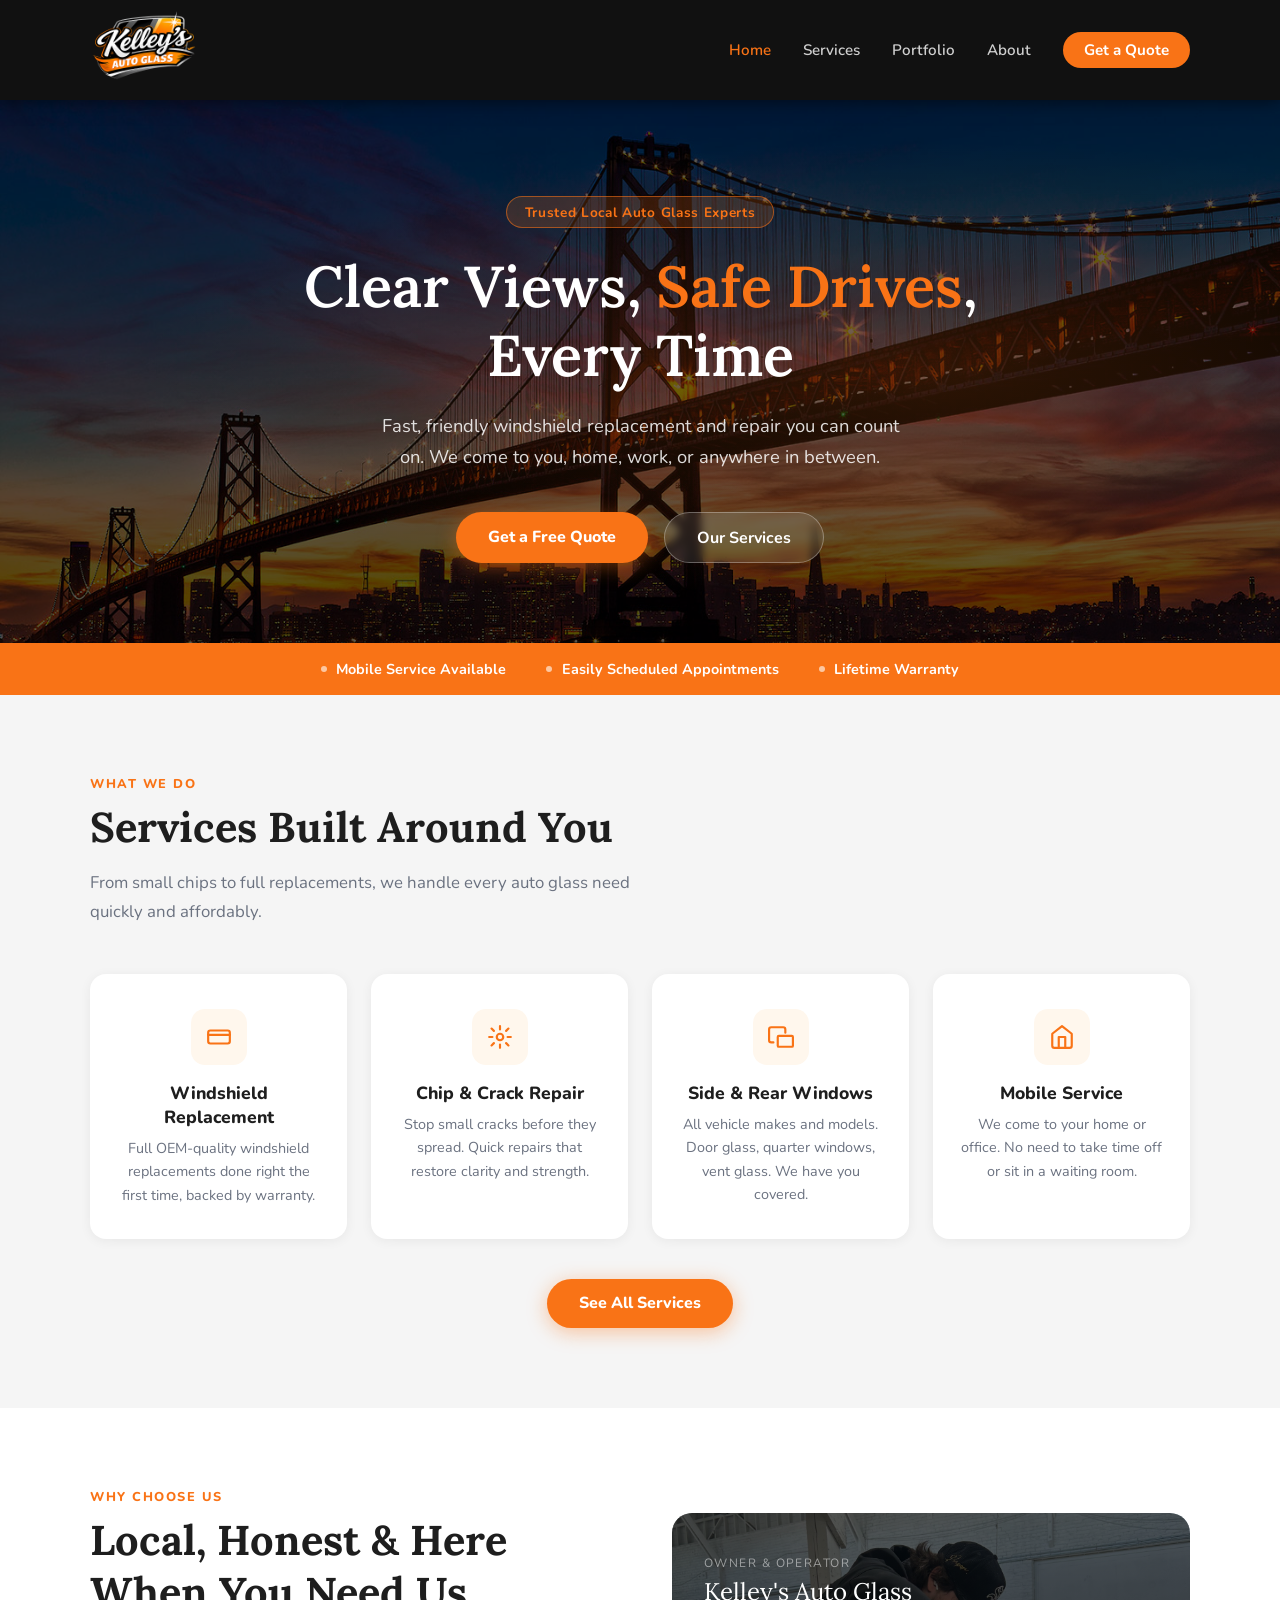
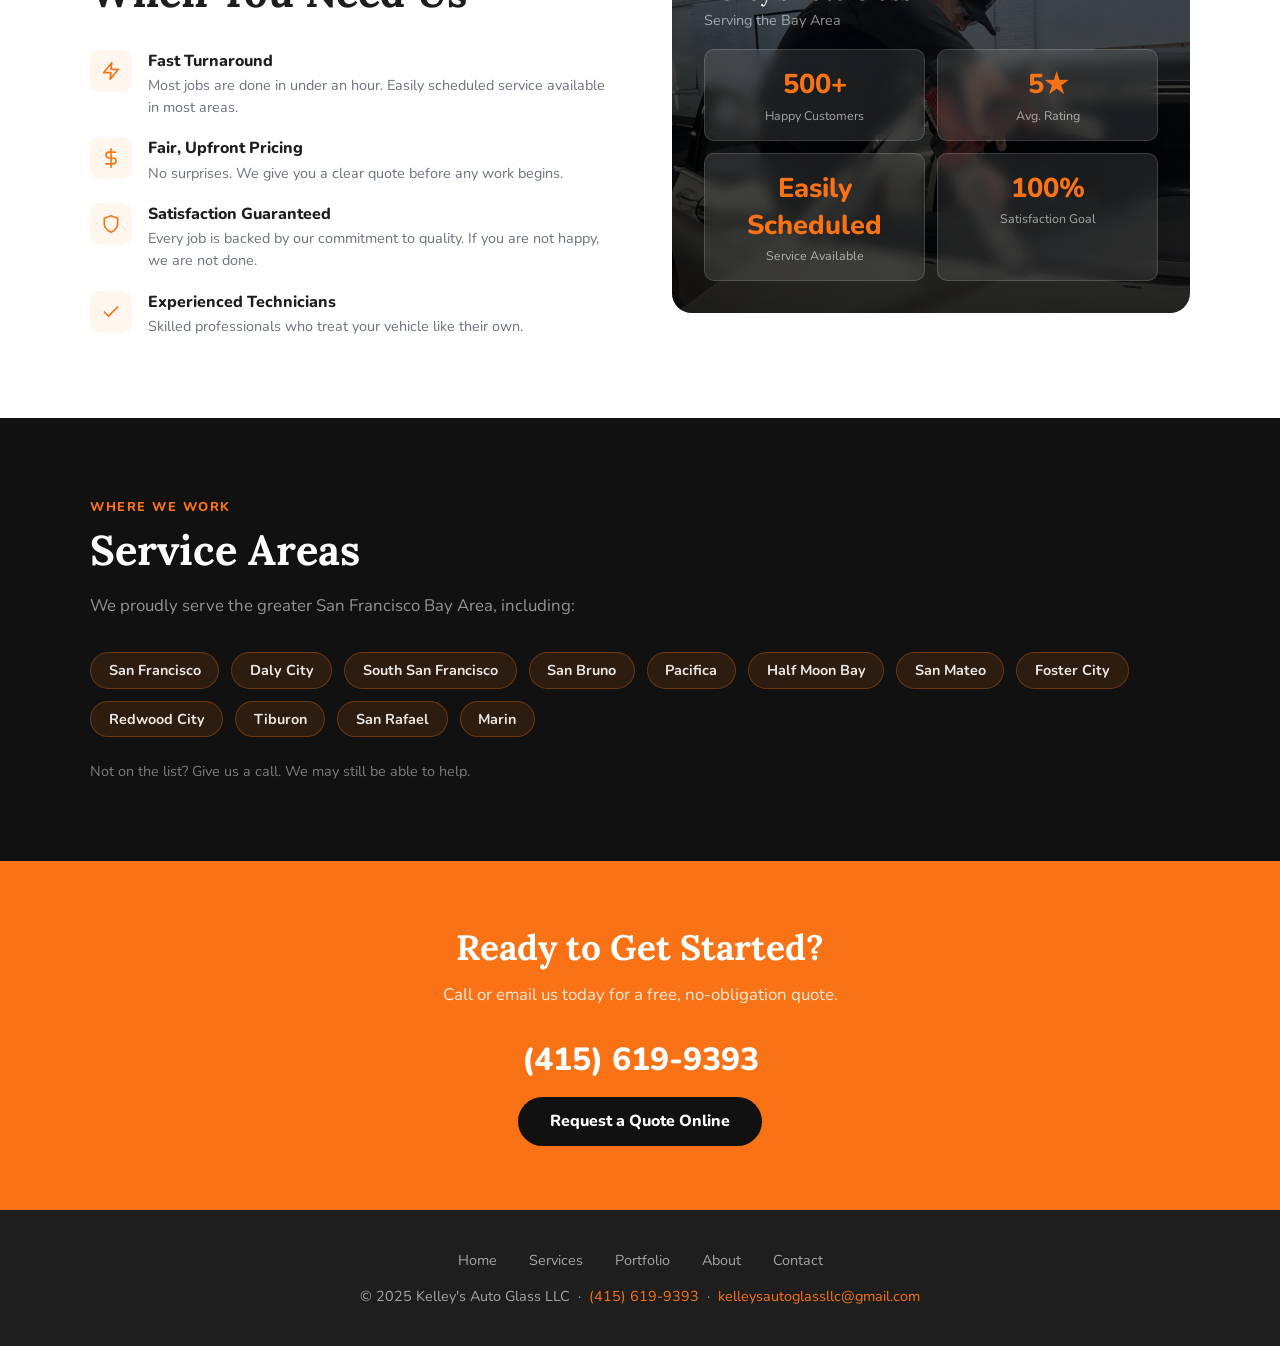
<file: index.html>
<!DOCTYPE html>
<html lang="en">
<head>
  <meta charset="UTF-8" />
  <meta name="viewport" content="width=device-width, initial-scale=1.0"/>
  <link rel="icon" type="image/svg+xml" href="favicon.svg">
  <title>Kelley's Auto Glass | Windshield Replacement &amp; Repair</title>
  <link rel="preconnect" href="https://fonts.googleapis.com">
  <link href="https://fonts.googleapis.com/css2?family=Nunito:wght@400;600;700;800&family=Lora:ital,wght@0,400;0,600;1,400&display=swap" rel="stylesheet">
  <style>
    *, *::before, *::after { box-sizing:border-box; margin:0; padding:0; }
    :root { --orange:#f97316; --orange-dark:#ea6c0a; --orange-light:#fff7ed; --black:#111; --charcoal:#1e1e1e; --white:#fff; --gray:#f5f5f5; --text:#1e1e1e; --muted:#6b7280; }
    html { scroll-behavior:smooth; }
    body { font-family:'Nunito',sans-serif; color:var(--text); background:var(--white); }

    nav { background:var(--black); position:sticky; top:0; z-index:100; padding:0 2rem; box-shadow:0 2px 16px rgba(0,0,0,.5); }
    .nav-inner { max-width:1100px; margin:0 auto; display:flex; align-items:center; justify-content:space-between; height:100px; }
    .nav-logo { height:110px; width:auto; display:block; }
    .nav-links { display:flex; gap:2rem; list-style:none; }
    .nav-links a { text-decoration:none; color:rgba(255,255,255,.8); font-weight:600; font-size:.95rem; transition:color .2s; }
    .nav-links a:hover,.nav-links a.active { color:var(--orange); }
    .nav-cta { background:var(--orange)!important; color:var(--white)!important; padding:.5rem 1.3rem; border-radius:50px; font-weight:700!important; transition:background .2s!important; }
    .nav-cta:hover { background:var(--orange-dark)!important; }

    /* ─────────────────────────────────────────────────────────
       HERO BACKGROUND IMAGE
       To update: swap images/hero-bg.jpg for your photo.
       Best results: wide landscape shot, 1920x1080 or larger.
       Good options: tech working on a windshield, van exterior,
       or a clean close-up of auto glass install in progress.
    ───────────────────────────────────────────────────────── */
    .hero {
      position:relative;
      color:var(--white);
      padding:6rem 2rem 5rem;
      text-align:center;
      overflow:hidden;
      background-image:url('images/hero-bg.jpg');
      background-size:cover;
      background-position:50% 20%;
      background-repeat:no-repeat;
      background-color:var(--black);
    }
    .hero::before {
      content:'';
      position:absolute;
      inset:0;
      background:rgba(0,0,0,0.65);
      z-index:1;
      pointer-events:none;
    }
    .hero::after {
      content:'';
      position:absolute;
      inset:0;
      background:radial-gradient(ellipse at 72% 50%,rgba(249,115,22,.18) 0%,transparent 60%);
      z-index:2;
      pointer-events:none;
    }
    .hero > * { position:relative; z-index:3; }

    .hero-badge { display:inline-block; background:rgba(249,115,22,.18); color:var(--orange); border:1px solid rgba(249,115,22,.55); border-radius:50px; padding:.35rem 1.1rem; font-size:.85rem; font-weight:700; letter-spacing:.05em; margin-bottom:1.5rem; }
    .hero h1 { font-family:'Lora',serif; font-size:clamp(2.2rem,5vw,3.6rem); font-weight:600; line-height:1.2; margin-bottom:1.2rem; max-width:700px; margin-left:auto; margin-right:auto; }
    .hero h1 span { color:var(--orange); }
    .hero p { font-size:1.15rem; color:rgba(255,255,255,.85); max-width:520px; margin:0 auto 2.5rem; line-height:1.7; }
    .hero-buttons { display:flex; gap:1rem; justify-content:center; flex-wrap:wrap; }
    .btn-primary { background:var(--orange); color:var(--white); padding:.85rem 2rem; border-radius:50px; font-weight:800; font-size:1rem; text-decoration:none; transition:transform .2s,box-shadow .2s; box-shadow:0 4px 20px rgba(249,115,22,.4); display:inline-block; }
    .btn-primary:hover { transform:translateY(-2px); box-shadow:0 8px 28px rgba(249,115,22,.5); background:var(--orange-dark); }
    .btn-secondary { background:rgba(255,255,255,.1); color:var(--white); padding:.85rem 2rem; border-radius:50px; font-weight:700; font-size:1rem; text-decoration:none; border:1px solid rgba(255,255,255,.3); transition:background .2s; display:inline-block; backdrop-filter:blur(4px); }
    .btn-secondary:hover { background:rgba(255,255,255,.2); }

    .trust-bar { background:var(--orange); padding:1rem 2rem; }
    .trust-bar-inner { max-width:900px; margin:0 auto; display:flex; justify-content:center; gap:2.5rem; flex-wrap:wrap; }
    .trust-item { display:flex; align-items:center; gap:.6rem; font-weight:700; font-size:.9rem; color:var(--white); }
    .trust-dot { width:6px; height:6px; background:rgba(255,255,255,.6); border-radius:50%; flex-shrink:0; }

    section { padding:5rem 2rem; }
    .section-inner { max-width:1100px; margin:0 auto; }
    .section-label { font-size:.8rem; font-weight:800; letter-spacing:.12em; text-transform:uppercase; color:var(--orange); margin-bottom:.5rem; }
    .section-title { font-family:'Lora',serif; font-size:clamp(1.8rem,3.5vw,2.6rem); color:var(--text); margin-bottom:1rem; line-height:1.25; }
    .section-sub { color:var(--muted); font-size:1.05rem; line-height:1.7; max-width:540px; }

    .services-bg { background:var(--gray); }
    .services-grid { display:grid; grid-template-columns:repeat(auto-fit,minmax(240px,1fr)); gap:1.5rem; margin-top:3rem; }
    .service-card { background:var(--white); border-radius:16px; padding:2rem 1.5rem; text-align:center; box-shadow:0 2px 12px rgba(0,0,0,.06); transition:transform .2s,box-shadow .2s,border-top-color .2s; border-top:3px solid transparent; }
    .service-card:hover { transform:translateY(-4px); box-shadow:0 8px 28px rgba(0,0,0,.1); border-top-color:var(--orange); }
    .svc-icon { width:56px; height:56px; background:var(--orange-light); border-radius:14px; display:flex; align-items:center; justify-content:center; margin:0 auto 1rem; }
    .svc-icon svg { width:26px; height:26px; stroke:var(--orange); fill:none; stroke-width:2; stroke-linecap:round; stroke-linejoin:round; }
    .service-card h3 { font-size:1.1rem; font-weight:800; color:var(--text); margin-bottom:.5rem; }
    .service-card p { font-size:.9rem; color:var(--muted); line-height:1.6; }

    .why-grid { display:grid; grid-template-columns:1fr 1fr; gap:4rem; align-items:center; }
    .why-list { list-style:none; margin-top:2rem; display:flex; flex-direction:column; gap:1.2rem; }
    .why-item { display:flex; gap:1rem; align-items:flex-start; }
    .why-icon { background:var(--orange-light); border-radius:10px; width:42px; height:42px; display:flex; align-items:center; justify-content:center; flex-shrink:0; }
    .why-icon svg { width:20px; height:20px; stroke:var(--orange); fill:none; stroke-width:2; stroke-linecap:round; stroke-linejoin:round; }
    .why-item h4 { font-weight:800; color:var(--text); margin-bottom:.2rem; }
    .why-item p { font-size:.9rem; color:var(--muted); line-height:1.5; }

    /* ─────────────────────────────────────────────────────────
       OWNER PHOTO PANEL
       To update: swap images/owner.jpg for your photo.
       Best results: portrait or square, good natural light.
       Face visible, ideally near a vehicle or at a job site.
    ───────────────────────────────────────────────────────── */
    .why-visual {
      border-radius:20px;
      overflow:hidden;
      position:relative;
      min-height:400px;
      background-color:var(--charcoal);
      background-image:url('images/owner.jpg');
      background-size:cover;
      background-position:center center;
    }
    .why-visual-overlay {
      position:absolute;
      inset:0;
      background:linear-gradient(to top, rgba(0,0,0,.85) 0%, rgba(0,0,0,.75) 50%, rgba(0,0,0,.65) 100%);
      display:flex;
      flex-direction:column;
      justify-content:flex-end;
      padding:2rem;
    }
    .why-visual-label { font-size:.75rem; letter-spacing:.12em; text-transform:uppercase; color:rgba(255,255,255,.5); margin-bottom:.3rem; }
    .why-visual-name { font-family:'Lora',serif; font-size:1.5rem; color:var(--white); margin-bottom:.2rem; }
    .why-visual-sub { font-size:.9rem; color:rgba(255,255,255,.55); margin-bottom:1.2rem; }
    .stat-grid { display:grid; grid-template-columns:1fr 1fr; gap:.75rem; }
    .stat-box { background:rgba(255,255,255,.1); border:1px solid rgba(255,255,255,.15); border-radius:10px; padding:1rem; text-align:center;  justify-content: center;  backdrop-filter:blur(6px); }
    .stat-num { font-size:1.7rem; font-weight:800; color:var(--orange); }
    .stat-label { font-size:.78rem; color:rgba(255,255,255,.6); margin-top:.2rem; }

    .areas-bg { background:var(--black); }
    .areas-bg .section-title { color:var(--white); }
    .areas-bg .section-sub { color:rgba(255,255,255,.55); }
    .areas-grid { display:flex; flex-wrap:wrap; gap:.75rem; margin-top:2rem; }
    .area-pill { background:rgba(249,115,22,.12); border:1px solid rgba(249,115,22,.3); color:rgba(255,255,255,.9); border-radius:50px; padding:.45rem 1.1rem; font-size:.9rem; font-weight:700; }

    .cta-banner { background:var(--orange); color:white; text-align:center; padding:4rem 2rem; }
    .cta-banner h2 { font-family:'Lora',serif; font-size:2.2rem; margin-bottom:.8rem; }
    .cta-banner p { color:rgba(255,255,255,.85); margin-bottom:2rem; font-size:1.05rem; }
    .cta-phone { font-size:2rem; font-weight:800; color:var(--white); text-decoration:none; display:block; margin-bottom:1rem; }
    .btn-dark { background:var(--black); color:var(--white); padding:.85rem 2rem; border-radius:50px; font-weight:800; font-size:1rem; text-decoration:none; display:inline-block; transition:background .2s; }
    .btn-dark:hover { background:#333; }

    footer { background:var(--charcoal); color:rgba(255,255,255,.6); text-align:center; padding:2.5rem 2rem; font-size:.9rem; }
    .footer-links { display:flex; justify-content:center; gap:2rem; margin-bottom:1rem; flex-wrap:wrap; }
    .footer-links a { color:rgba(255,255,255,.6); text-decoration:none; font-size:.9rem; transition:color .2s; }
    .footer-links a:hover { color:var(--orange); }
    footer a { color:var(--orange); text-decoration:none; }

    @media (max-width:768px) { .nav-links { display:none; } .why-grid { grid-template-columns:1fr; } }
  </style>
  <link rel="stylesheet" href="assets/shared.css">
</head>
<body data-page="index.html">

<div id="site-header"></div>



<!-- Hero: background photo set via CSS above (images/hero-bg.jpg) -->
<section class="hero">
  <div class="hero-badge">Trusted Local Auto Glass Experts</div>
  <h1>Clear Views, <span>Safe Drives</span>, Every Time</h1>
  <p>Fast, friendly windshield replacement and repair you can count on. We come to you, home, work, or anywhere in between.</p>
  <div class="hero-buttons">
    <a href="contact.html" class="btn-primary">Get a Free Quote</a>
    <a href="services.html" class="btn-secondary">Our Services</a>
  </div>
</section>

<div class="trust-bar">
  <div class="trust-bar-inner">
    <div class="trust-item"><span class="trust-dot"></span> Mobile Service Available</div>
    <div class="trust-item"><span class="trust-dot"></span> Easily Scheduled Appointments</div>
    <div class="trust-item"><span class="trust-dot"></span> Lifetime Warranty</div>
  </div>
</div>

<section class="services-bg">
  <div class="section-inner">
    <div class="section-label">What We Do</div>
    <h2 class="section-title">Services Built Around You</h2>
    <p class="section-sub">From small chips to full replacements, we handle every auto glass need quickly and affordably.</p>
    <div class="services-grid">
      <div class="service-card">
        <div class="svc-icon"><svg viewBox="0 0 24 24"><rect x="2" y="6" width="20" height="12" rx="2"/><path d="M2 10h20"/></svg></div>
        <h3>Windshield Replacement</h3>
        <p>Full OEM-quality windshield replacements done right the first time, backed by warranty.</p>
      </div>
      <div class="service-card">
        <div class="svc-icon"><svg viewBox="0 0 24 24"><circle cx="12" cy="12" r="3"/><path d="M12 2v3M12 19v3M4.22 4.22l2.12 2.12M17.66 17.66l2.12 2.12M2 12h3M19 12h3M4.22 19.78l2.12-2.12M17.66 6.34l2.12-2.12"/></svg></div>
        <h3>Chip &amp; Crack Repair</h3>
        <p>Stop small cracks before they spread. Quick repairs that restore clarity and strength.</p>
      </div>
      <div class="service-card">
        <div class="svc-icon"><svg viewBox="0 0 24 24"><path d="M5 17H3a2 2 0 0 1-2-2V5a2 2 0 0 1 2-2h11a2 2 0 0 1 2 2v3"/><rect x="9" y="11" width="14" height="10" rx="1"/></svg></div>
        <h3>Side &amp; Rear Windows</h3>
        <p>All vehicle makes and models. Door glass, quarter windows, vent glass. We have you covered.</p>
      </div>
      <div class="service-card">
        <div class="svc-icon"><svg viewBox="0 0 24 24"><path d="M3 9l9-7 9 7v11a2 2 0 0 1-2 2H5a2 2 0 0 1-2-2z"/><polyline points="9 22 9 12 15 12 15 22"/></svg></div>
        <h3>Mobile Service</h3>
        <p>We come to your home or office. No need to take time off or sit in a waiting room.</p>
      </div>
    </div>
    <div style="text-align:center;margin-top:2.5rem;">
      <a href="services.html" class="btn-primary">See All Services</a>
    </div>
  </div>
</section>

<section>
  <div class="section-inner">
    <div class="why-grid">
      <div>
        <div class="section-label">Why Choose Us</div>
        <h2 class="section-title">Local, Honest &amp; Here When You Need Us</h2>
        <ul class="why-list">
          <li class="why-item">
            <div class="why-icon"><svg viewBox="0 0 24 24"><path d="M13 2L3 14h9l-1 8 10-12h-9l1-8z"/></svg></div>
            <div><h4>Fast Turnaround</h4><p>Most jobs are done in under an hour. Easily scheduled service available in most areas.</p></div>
          </li>
          <li class="why-item">
            <div class="why-icon"><svg viewBox="0 0 24 24"><line x1="12" y1="1" x2="12" y2="23"/><path d="M17 5H9.5a3.5 3.5 0 0 0 0 7h5a3.5 3.5 0 0 1 0 7H6"/></svg></div>
            <div><h4>Fair, Upfront Pricing</h4><p>No surprises. We give you a clear quote before any work begins.</p></div>
          </li>
          <li class="why-item">
            <div class="why-icon"><svg viewBox="0 0 24 24"><path d="M12 22s8-4 8-10V5l-8-3-8 3v7c0 6 8 10 8 10z"/></svg></div>
            <div><h4>Satisfaction Guaranteed</h4><p>Every job is backed by our commitment to quality. If you are not happy, we are not done.</p></div>
          </li>
          <li class="why-item">
            <div class="why-icon"><svg viewBox="0 0 24 24"><polyline points="20 6 9 17 4 12"/></svg></div>
            <div><h4>Experienced Technicians</h4><p>Skilled professionals who treat your vehicle like their own.</p></div>
          </li>
        </ul>
      </div>

      <!-- Owner photo: background image set via CSS above (images/owner.jpg) -->
      <div class="why-visual">
        <div class="why-visual-overlay">
          <div class="why-visual-label">Owner &amp; Operator</div>
          <div class="why-visual-name">Kelley's Auto Glass</div>
          <div class="why-visual-sub">Serving the Bay Area</div>
          <div class="stat-grid">
            <div class="stat-box"><div class="stat-num">500+</div><div class="stat-label">Happy Customers</div></div>
            <div class="stat-box"><div class="stat-num">5&#9733;</div><div class="stat-label">Avg. Rating</div></div>
            <div class="stat-box"><div class="stat-num">Easily Scheduled</div><div class="stat-label">Service Available</div></div>
            <div class="stat-box"><div class="stat-num">100%</div><div class="stat-label">Satisfaction Goal</div></div>
          </div>
        </div>
      </div>
    </div>
  </div>
</section>

<section class="areas-bg">
  <div class="section-inner">
    <div class="section-label">Where We Work</div>
    <h2 class="section-title">Service Areas</h2>
    <p class="section-sub">We proudly serve the greater San Francisco Bay Area, including:</p>
    <div class="areas-grid">
      <span class="area-pill">San Francisco</span>
      <span class="area-pill">Daly City</span>
      <span class="area-pill">South San Francisco</span>
      <span class="area-pill">San Bruno</span>
      <span class="area-pill">Pacifica</span>
      <span class="area-pill">Half Moon Bay</span>
      <span class="area-pill">San Mateo</span>
      <span class="area-pill">Foster City</span>
      <span class="area-pill">Redwood City</span>
      <span class="area-pill">Tiburon</span>
      <span class="area-pill">San Rafael</span>
      <span class="area-pill">Marin</span>
    </div>
    <p style="color:rgba(255,255,255,.45);font-size:.9rem;margin-top:1.5rem;">Not on the list? Give us a call. We may still be able to help.</p>
  </div>
</section>

<div class="cta-banner">
  <h2>Ready to Get Started?</h2>
  <p>Call or email us today for a free, no-obligation quote.</p>
  <a href="tel:4156199393" class="cta-phone">(415) 619-9393</a>
  <a href="contact.html" class="btn-dark">Request a Quote Online</a>
</div>

<div id="site-footer"></div>

<script src="assets/layout.js" defer></script>

</body>
</html>
</file>
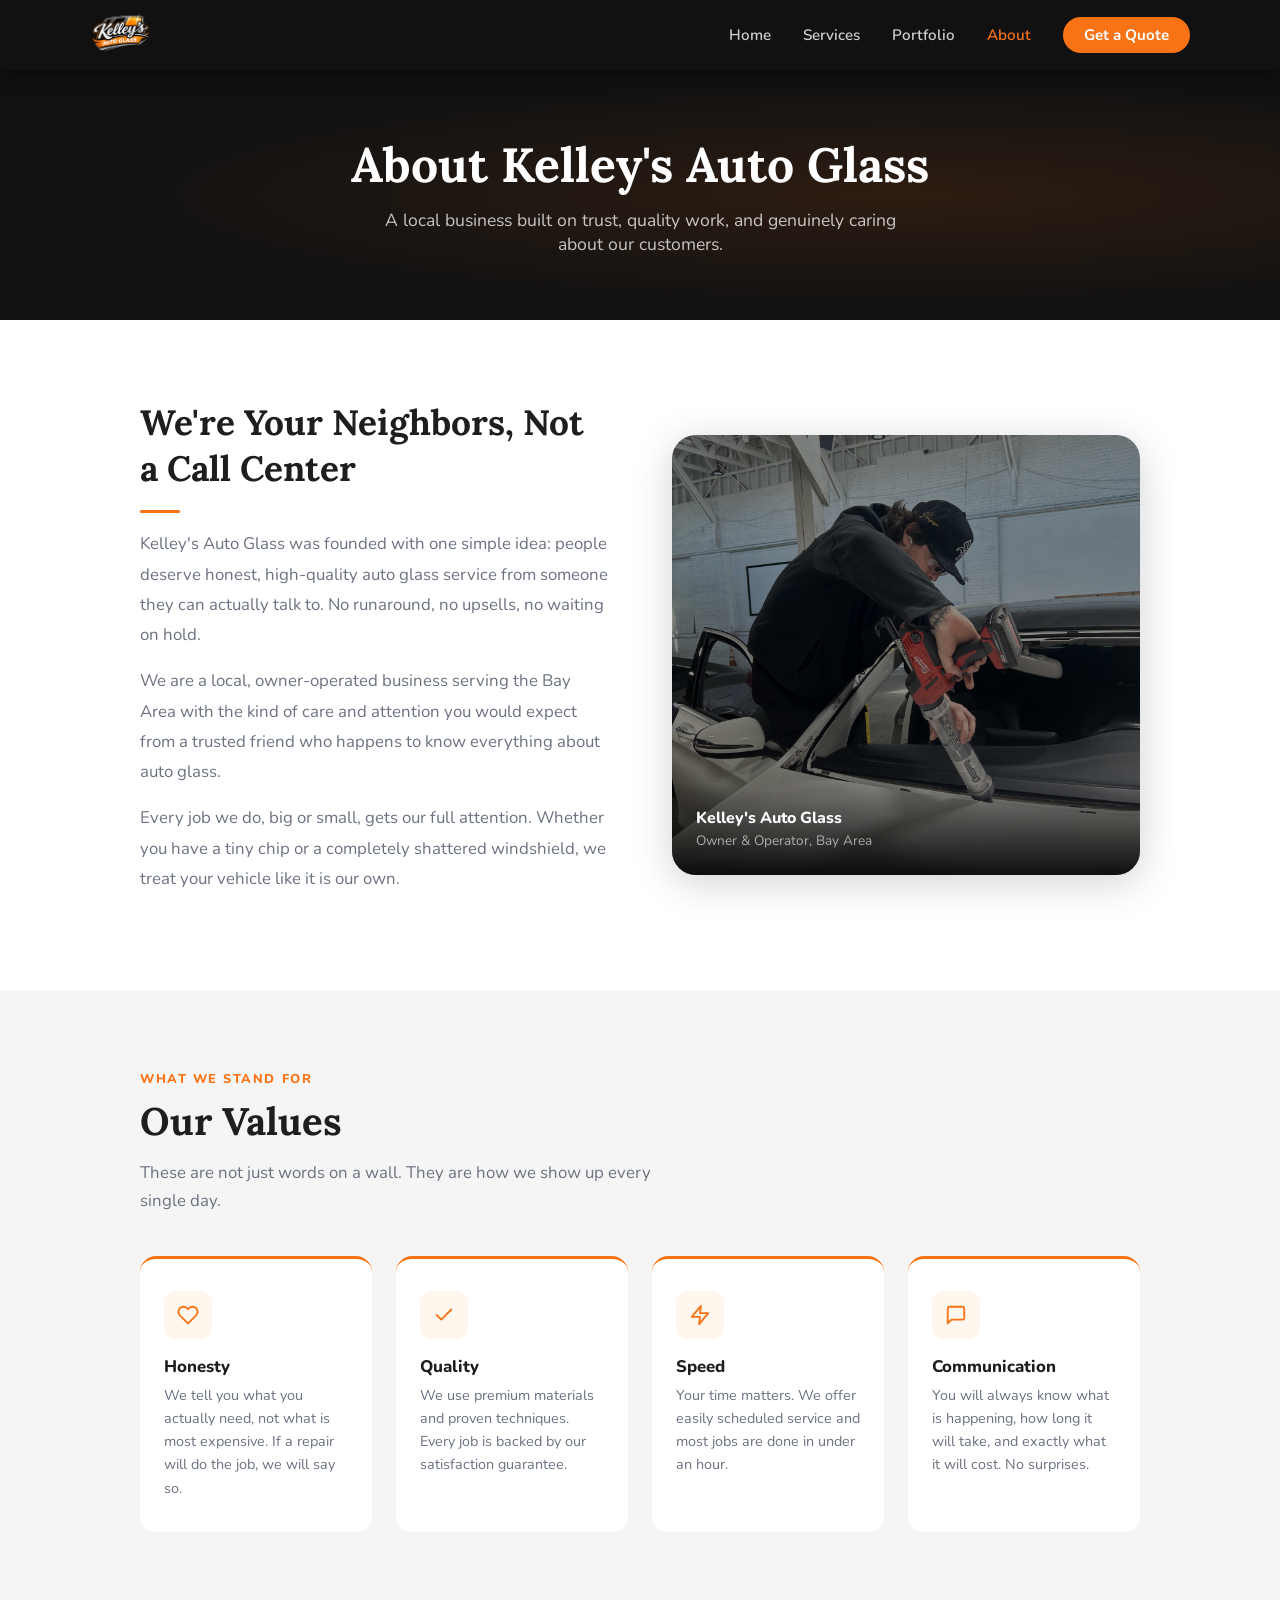
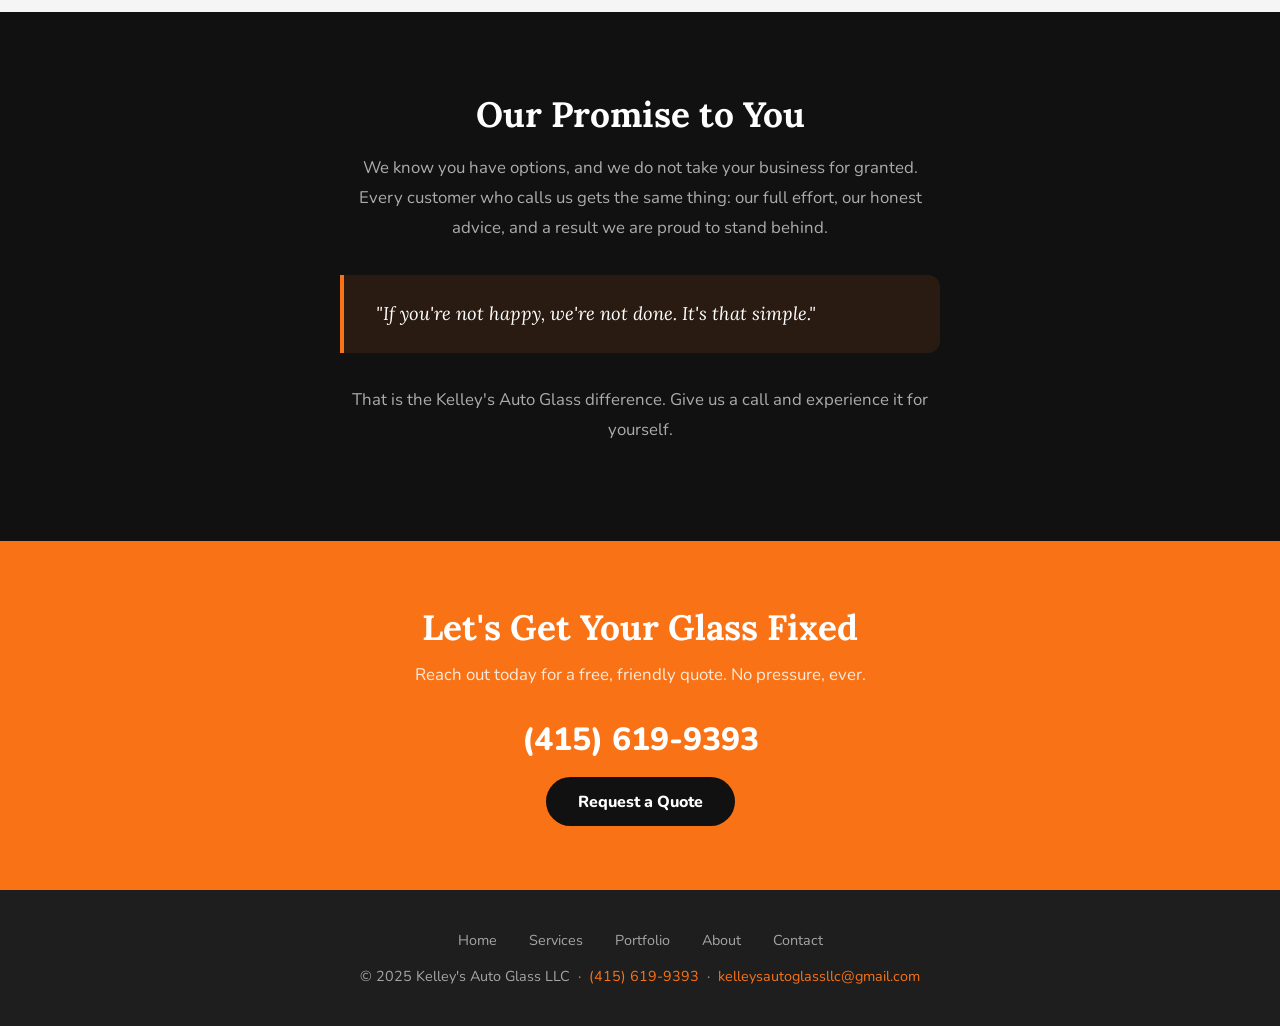
<file: about.html>
<!DOCTYPE html>
<html lang="en">
<head>
  <meta charset="UTF-8" />
  <meta name="viewport" content="width=device-width, initial-scale=1.0"/>
  <link rel="icon" type="image/svg+xml" href="favicon.svg">
  <title>About | Kelley's Auto Glass</title>
  <link rel="preconnect" href="https://fonts.googleapis.com">
  <link href="https://fonts.googleapis.com/css2?family=Nunito:wght@400;600;700;800&family=Lora:ital,wght@0,400;0,600;1,400&display=swap" rel="stylesheet">
  <style>
    *, *::before, *::after { box-sizing:border-box; margin:0; padding:0; }
    :root { --orange:#f97316; --orange-dark:#ea6c0a; --orange-light:#fff7ed; --black:#111; --charcoal:#1e1e1e; --white:#fff; --gray:#f5f5f5; --text:#1e1e1e; --muted:#6b7280; }
    body { font-family:'Nunito',sans-serif; color:var(--text); background:var(--white); }
    nav { background:var(--black); position:sticky; top:0; z-index:100; padding:0 2rem; box-shadow:0 2px 16px rgba(0,0,0,.5); }
    .nav-inner { max-width:1100px; margin:0 auto; display:flex; align-items:center; justify-content:space-between; height:70px; }
    .nav-logo { height:62px; width:auto; display:block; }
    .nav-links { display:flex; gap:2rem; list-style:none; }
    .nav-links a { text-decoration:none; color:rgba(255,255,255,.8); font-weight:600; font-size:.95rem; transition:color .2s; }
    .nav-links a:hover,.nav-links a.active { color:var(--orange); }
    .nav-cta { background:var(--orange)!important; color:var(--white)!important; padding:.5rem 1.3rem; border-radius:50px; font-weight:700!important; }
    .nav-cta:hover { background:var(--orange-dark)!important; }

    .nav-toggle { display:none; background:none; border:0; cursor:pointer; padding:.4rem; margin-left:1rem; }
    .nav-toggle-bar { display:block; width:24px; height:2px; background:var(--white); margin:5px 0; border-radius:2px; transition:transform .2s, opacity .2s; }
    .page-hero { background:var(--black); color:white; padding:4rem 2rem; text-align:center; position:relative; overflow:hidden; }
    .page-hero::before { content:''; position:absolute; inset:0; background:radial-gradient(ellipse at 70% 50%,rgba(249,115,22,.12) 0%,transparent 65%); pointer-events:none; }
    .page-hero h1 { font-family:'Lora',serif; font-size:clamp(2rem,4vw,3rem); margin-bottom:.8rem; position:relative; }
    .page-hero p { color:rgba(255,255,255,.75); font-size:1.1rem; max-width:520px; margin:0 auto; position:relative; }
    section { padding:5rem 2rem; }
    .section-inner { max-width:1000px; margin:0 auto; }
    .section-label { font-size:.8rem; font-weight:800; letter-spacing:.12em; text-transform:uppercase; color:var(--orange); margin-bottom:.5rem; }
    .section-title { font-family:'Lora',serif; font-size:clamp(1.8rem,3.5vw,2.4rem); color:var(--text); margin-bottom:.8rem; }
    .section-sub { color:var(--muted); font-size:1.05rem; line-height:1.7; max-width:520px; }
    .btn-primary { background:var(--orange); color:var(--white); padding:.85rem 2rem; border-radius:50px; font-weight:800; font-size:1rem; text-decoration:none; display:inline-block; transition:background .2s; }
    .btn-primary:hover { background:var(--orange-dark); }
    .btn-dark { background:var(--black); color:var(--white); padding:.85rem 2rem; border-radius:50px; font-weight:800; font-size:1rem; text-decoration:none; display:inline-block; }

    .about-grid { display:grid; grid-template-columns:1fr 1fr; gap:4rem; align-items:center; }
    .about-text h2 { font-family:'Lora',serif; font-size:2.2rem; color:var(--text); margin-bottom:1.2rem; line-height:1.3; }
    .about-text p { color:var(--muted); line-height:1.8; font-size:1.05rem; margin-bottom:1rem; }

    /* ─────────────────────────────────────────────────────────
       OWNER PHOTO
       To update: swap images/owner.jpg for your portrait photo.
       Best results: warm natural light, near a vehicle or at a
       job site. Minimum 600x700px, portrait orientation.
    ───────────────────────────────────────────────────────── */
    .about-photo {
      border-radius:24px;
      overflow:hidden;
      position:relative;
      min-height:440px;
      background-color:var(--charcoal);
      background-image:url('images/owner.jpg');
      background-size:cover;
      background-position:center center;
      box-shadow:0 8px 40px rgba(0,0,0,.18);
    }
    .about-photo::before {
      content:'';
      position:absolute;
      inset:0;
      background:rgba(0,0,0,0.45);
      z-index:0;
    }
    .about-photo-caption {
      position:absolute;
      bottom:0; left:0; right:0;
      background:linear-gradient(to top, rgba(0,0,0,.88) 0%, rgba(0,0,0,.3) 70%, transparent 100%);
      padding:1.5rem;
      color:white;
      z-index:1;
    }
    .about-photo-caption strong { display:block; font-size:1rem; font-weight:800; }
    .about-photo-caption span { font-size:.85rem; color:rgba(255,255,255,.6); }
    .orange-bar { width:40px; height:3px; background:var(--orange); border-radius:2px; margin:1rem 0; }

    .values-bg { background:var(--gray); }
    .values-grid { display:grid; grid-template-columns:repeat(auto-fit,minmax(220px,1fr)); gap:1.5rem; margin-top:2.5rem; }
    .value-card { background:var(--white); border-radius:16px; padding:2rem 1.5rem; border-top:3px solid var(--orange); }
    .value-icon { width:48px; height:48px; background:var(--orange-light); border-radius:12px; display:flex; align-items:center; justify-content:center; margin-bottom:1rem; }
    .value-icon svg { width:22px; height:22px; stroke:var(--orange); fill:none; stroke-width:2; stroke-linecap:round; stroke-linejoin:round; }
    .value-card h3 { font-size:1.05rem; font-weight:800; color:var(--text); margin-bottom:.4rem; }
    .value-card p { font-size:.9rem; color:var(--muted); line-height:1.6; }

    .promise-section { text-align:center; background:var(--black); color:white; }
    .promise-section h2 { font-family:'Lora',serif; font-size:2.2rem; color:var(--white); margin-bottom:1rem; }
    .promise-section p { color:rgba(255,255,255,.65); max-width:600px; margin:0 auto 1rem; line-height:1.8; font-size:1.05rem; }
    .promise-quote { background:rgba(249,115,22,.1); border-left:4px solid var(--orange); border-radius:0 12px 12px 0; padding:1.5rem 2rem; margin:2rem auto; max-width:600px; text-align:left; }
    .promise-quote p { font-family:'Lora',serif; font-size:1.15rem; font-style:italic; color:var(--white); margin:0; line-height:1.6; }

    .cta-banner { background:var(--orange); color:white; text-align:center; padding:4rem 2rem; }
    .cta-banner h2 { font-family:'Lora',serif; font-size:2.2rem; margin-bottom:.8rem; }
    .cta-banner p { color:rgba(255,255,255,.85); margin-bottom:2rem; font-size:1.05rem; }
    .cta-phone { font-size:2rem; font-weight:800; color:var(--white); text-decoration:none; display:block; margin-bottom:1rem; }
    footer { background:var(--charcoal); color:rgba(255,255,255,.6); text-align:center; padding:2.5rem 2rem; font-size:.9rem; }
    .footer-links { display:flex; justify-content:center; gap:2rem; margin-bottom:1rem; flex-wrap:wrap; }
    .footer-links a { color:rgba(255,255,255,.6); text-decoration:none; transition:color .2s; }
    .footer-links a:hover { color:var(--orange); }
    footer a { color:var(--orange); text-decoration:none; }
    @media (max-width:768px) { .nav-links { display:none; } .about-grid { grid-template-columns:1fr; } .about-photo { min-height:300px; } }
  </style>
  <link rel="stylesheet" href="assets/shared.css">
</head>
<body data-page="about.html">

<div id="site-header"></div>



<div class="page-hero">
  <h1>About Kelley's Auto Glass</h1>
  <p>A local business built on trust, quality work, and genuinely caring about our customers.</p>
</div>

<section>
  <div class="section-inner">
    <div class="about-grid">
      <div class="about-text">
        <h2>We're Your Neighbors, Not a Call Center</h2>
        <div class="orange-bar"></div>
        <p>Kelley's Auto Glass was founded with one simple idea: people deserve honest, high-quality auto glass service from someone they can actually talk to. No runaround, no upsells, no waiting on hold.</p>
        <p>We are a local, owner-operated business serving the Bay Area with the kind of care and attention you would expect from a trusted friend who happens to know everything about auto glass.</p>
        <p>Every job we do, big or small, gets our full attention. Whether you have a tiny chip or a completely shattered windshield, we treat your vehicle like it is our own.</p>
      </div>

      <!-- Owner photo: background image set via CSS above (images/owner.jpg) -->
      <div class="about-photo">
        <div class="about-photo-caption">
          <strong>Kelley's Auto Glass</strong>
          <span>Owner &amp; Operator, Bay Area</span>
        </div>
      </div>
    </div>
  </div>
</section>

<section class="values-bg">
  <div class="section-inner">
    <div class="section-label">What We Stand For</div>
    <h2 class="section-title">Our Values</h2>
    <p class="section-sub">These are not just words on a wall. They are how we show up every single day.</p>
    <div class="values-grid">
      <div class="value-card">
        <div class="value-icon"><svg viewBox="0 0 24 24"><path d="M20.84 4.61a5.5 5.5 0 0 0-7.78 0L12 5.67l-1.06-1.06a5.5 5.5 0 0 0-7.78 7.78l1.06 1.06L12 21.23l7.78-7.78 1.06-1.06a5.5 5.5 0 0 0 0-7.78z"/></svg></div>
        <h3>Honesty</h3>
        <p>We tell you what you actually need, not what is most expensive. If a repair will do the job, we will say so.</p>
      </div>
      <div class="value-card">
        <div class="value-icon"><svg viewBox="0 0 24 24"><polyline points="20 6 9 17 4 12"/></svg></div>
        <h3>Quality</h3>
        <p>We use premium materials and proven techniques. Every job is backed by our satisfaction guarantee.</p>
      </div>
      <div class="value-card">
        <div class="value-icon"><svg viewBox="0 0 24 24"><path d="M13 2L3 14h9l-1 8 10-12h-9l1-8z"/></svg></div>
        <h3>Speed</h3>
        <p>Your time matters. We offer easily scheduled service and most jobs are done in under an hour.</p>
      </div>
      <div class="value-card">
        <div class="value-icon"><svg viewBox="0 0 24 24"><path d="M21 15a2 2 0 0 1-2 2H7l-4 4V5a2 2 0 0 1 2-2h14a2 2 0 0 1 2 2z"/></svg></div>
        <h3>Communication</h3>
        <p>You will always know what is happening, how long it will take, and exactly what it will cost. No surprises.</p>
      </div>
    </div>
  </div>
</section>

<section class="promise-section">
  <div class="section-inner">
    <h2>Our Promise to You</h2>
    <p>We know you have options, and we do not take your business for granted. Every customer who calls us gets the same thing: our full effort, our honest advice, and a result we are proud to stand behind.</p>
    <div class="promise-quote">
      <p>"If you're not happy, we're not done. It's that simple."</p>
    </div>
    <p>That is the Kelley's Auto Glass difference. Give us a call and experience it for yourself.</p>
  </div>
</section>

<div class="cta-banner">
  <h2>Let's Get Your Glass Fixed</h2>
  <p>Reach out today for a free, friendly quote. No pressure, ever.</p>
  <a href="tel:4156199393" class="cta-phone">(415) 619-9393</a>
  <a href="contact.html" class="btn-dark">Request a Quote</a>
</div>

<div id="site-footer"></div>

<script src="assets/layout.js" defer></script>

</body>
</html>
</file>
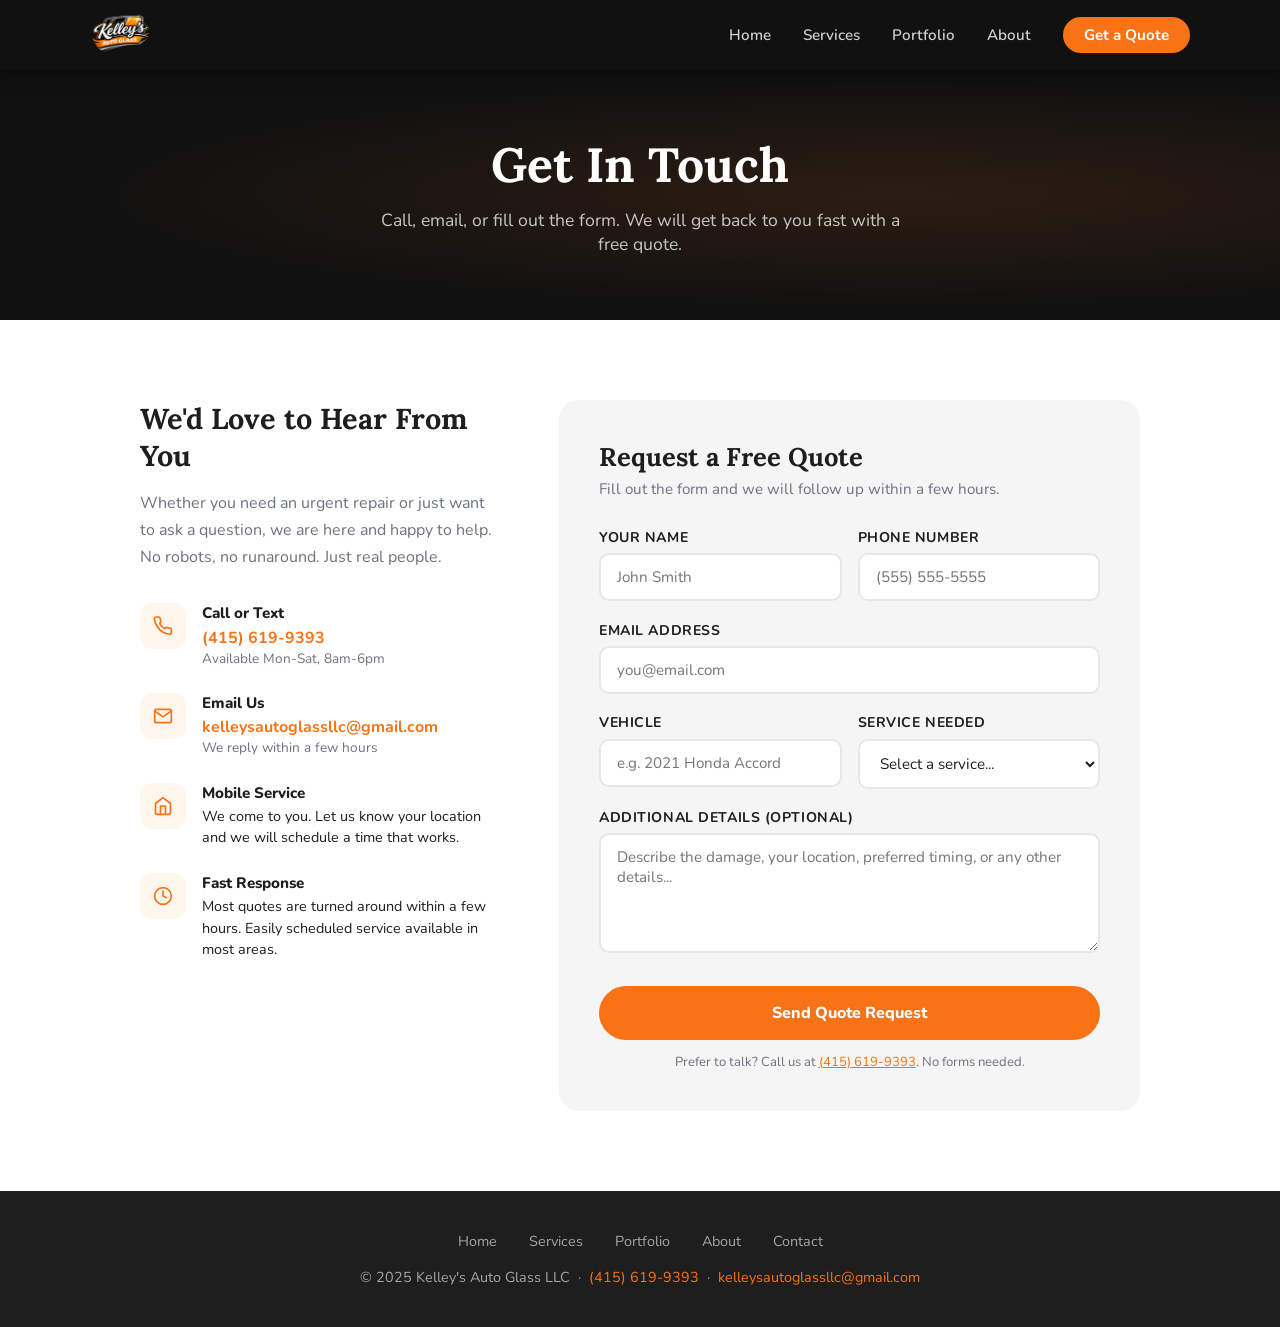
<file: contact.html>
<!DOCTYPE html>
<html lang="en">
<head>
  <meta charset="UTF-8" />
  <meta name="viewport" content="width=device-width, initial-scale=1.0"/>
  <link rel="icon" type="image/svg+xml" href="favicon.svg">
  <title>Contact | Kelley's Auto Glass</title>
  <link rel="preconnect" href="https://fonts.googleapis.com">
  <link href="https://fonts.googleapis.com/css2?family=Nunito:wght@400;600;700;800&family=Lora:ital,wght@0,400;0,600;1,400&display=swap" rel="stylesheet">
  <style>
    *, *::before, *::after { box-sizing:border-box; margin:0; padding:0; }
    :root { --orange:#f97316; --orange-dark:#ea6c0a; --orange-light:#fff7ed; --black:#111; --charcoal:#1e1e1e; --white:#fff; --gray:#f5f5f5; --text:#1e1e1e; --muted:#6b7280; }
    body { font-family:'Nunito',sans-serif; color:var(--text); background:var(--white); }
    nav { background:var(--black); position:sticky; top:0; z-index:100; padding:0 2rem; box-shadow:0 2px 16px rgba(0,0,0,.5); }
    .nav-inner { max-width:1100px; margin:0 auto; display:flex; align-items:center; justify-content:space-between; height:70px; }
    .nav-logo { height:62px; width:auto; display:block; }
    .nav-links { display:flex; gap:2rem; list-style:none; }
    .nav-links a { text-decoration:none; color:rgba(255,255,255,.8); font-weight:600; font-size:.95rem; transition:color .2s; }
    .nav-links a:hover,.nav-links a.active { color:var(--orange); }
    .nav-cta { background:var(--orange)!important; color:var(--white)!important; padding:.5rem 1.3rem; border-radius:50px; font-weight:700!important; }
    .nav-cta:hover { background:var(--orange-dark)!important; }

    .nav-toggle { display:none; background:none; border:0; cursor:pointer; padding:.4rem; margin-left:1rem; }
    .nav-toggle-bar { display:block; width:24px; height:2px; background:var(--white); margin:5px 0; border-radius:2px; transition:transform .2s, opacity .2s; }
    .page-hero { background:var(--black); color:white; padding:4rem 2rem; text-align:center; position:relative; overflow:hidden; }
    .page-hero::before { content:''; position:absolute; inset:0; background:radial-gradient(ellipse at 70% 50%,rgba(249,115,22,.12) 0%,transparent 65%); pointer-events:none; }
    .page-hero h1 { font-family:'Lora',serif; font-size:clamp(2rem,4vw,3rem); margin-bottom:.8rem; position:relative; }
    .page-hero p { color:rgba(255,255,255,.75); font-size:1.1rem; max-width:520px; margin:0 auto; position:relative; }
    section { padding:5rem 2rem; }
    .section-inner { max-width:1000px; margin:0 auto; }

    .contact-grid { display:grid; grid-template-columns:1fr 1.6fr; gap:3.5rem; align-items:start; }
    .contact-info h2 { font-family:'Lora',serif; font-size:1.8rem; color:var(--text); margin-bottom:1rem; }
    .contact-info > p { color:var(--muted); line-height:1.7; margin-bottom:2rem; }
    .contact-method { display:flex; align-items:flex-start; gap:1rem; margin-bottom:1.5rem; }
    .cmethod-icon { background:var(--orange-light); width:46px; height:46px; border-radius:12px; display:flex; align-items:center; justify-content:center; flex-shrink:0; }
    .cmethod-icon svg { width:20px; height:20px; stroke:var(--orange); fill:none; stroke-width:2; stroke-linecap:round; stroke-linejoin:round; }
    .cmethod-text h4 { font-weight:800; color:var(--text); font-size:.95rem; margin-bottom:.2rem; }
    .cmethod-text a { color:var(--orange); text-decoration:none; font-size:1rem; font-weight:700; }
    .cmethod-text a:hover { text-decoration:underline; }
    .cmethod-text p { color:var(--muted); font-size:.85rem; margin:0; line-height:1.5; }

    .contact-form-wrap { background:var(--gray); border-radius:20px; padding:2.5rem; }
    .contact-form-wrap h2 { font-family:'Lora',serif; color:var(--text); font-size:1.6rem; margin-bottom:.4rem; }
    .contact-form-wrap > p { color:var(--muted); font-size:.95rem; margin-bottom:1.8rem; }
    .form-row { display:grid; grid-template-columns:1fr 1fr; gap:1rem; }
    .form-group { margin-bottom:1.2rem; }
    .form-group label { display:block; font-weight:700; font-size:.88rem; color:var(--text); margin-bottom:.4rem; text-transform:uppercase; letter-spacing:.04em; }
    .form-group input,.form-group select,.form-group textarea { width:100%; padding:.75rem 1rem; border:2px solid #e5e7eb; border-radius:10px; font-family:'Nunito',sans-serif; font-size:.95rem; color:var(--text); background:var(--white); transition:border-color .2s; outline:none; }
    .form-group input:focus,.form-group select:focus,.form-group textarea:focus { border-color:var(--orange); }
    .form-group textarea { height:120px; resize:vertical; }
    .submit-btn { width:100%; background:var(--orange); color:var(--white); border:none; padding:1rem; border-radius:50px; font-family:'Nunito',sans-serif; font-size:1rem; font-weight:800; cursor:pointer; transition:background .2s,transform .2s; margin-top:.5rem; }
    .submit-btn:hover { background:var(--orange-dark); transform:translateY(-1px); }
    .submit-btn:disabled { opacity:.6; cursor:not-allowed; transform:none; }
    .form-note { font-size:.82rem; color:var(--muted); text-align:center; margin-top:.8rem; }
    .form-note a { color:var(--orange); }
    .form-feedback { display:none; border-radius:12px; padding:1.2rem 1.5rem; text-align:center; font-weight:700; margin-top:1rem; }
    .form-feedback.success { background:#d1fae5; border:2px solid #34d399; color:#065f46; }
    .form-feedback.error { background:#fee2e2; border:2px solid #f87171; color:#991b1b; }
    .setup-notice { background:#fffbeb; border:1px solid #fcd34d; border-radius:12px; padding:1.2rem 1.5rem; margin-bottom:1.5rem; font-size:.88rem; color:#92400e; line-height:1.6; }
    .setup-notice strong { display:block; margin-bottom:.3rem; color:#78350f; }

    footer { background:var(--charcoal); color:rgba(255,255,255,.6); text-align:center; padding:2.5rem 2rem; font-size:.9rem; }
    .footer-links { display:flex; justify-content:center; gap:2rem; margin-bottom:1rem; flex-wrap:wrap; }
    .footer-links a { color:rgba(255,255,255,.6); text-decoration:none; transition:color .2s; }
    .footer-links a:hover { color:var(--orange); }
    footer a { color:var(--orange); text-decoration:none; }
    @media (max-width:768px) { .nav-links { display:none; } .contact-grid { grid-template-columns:1fr; } .form-row { grid-template-columns:1fr; } }
  </style>
  <link rel="stylesheet" href="assets/shared.css">
</head>
<body data-page="contact.html">

<div id="site-header"></div>



<div class="page-hero">
  <h1>Get In Touch</h1>
  <p>Call, email, or fill out the form. We will get back to you fast with a free quote.</p>
</div>

<section>
  <div class="section-inner">
    <div class="contact-grid">

      <div class="contact-info">
        <h2>We'd Love to Hear From You</h2>
        <p>Whether you need an urgent repair or just want to ask a question, we are here and happy to help. No robots, no runaround. Just real people.</p>

        <div class="contact-method">
          <div class="cmethod-icon"><svg viewBox="0 0 24 24"><path d="M22 16.92v3a2 2 0 0 1-2.18 2 19.79 19.79 0 0 1-8.63-3.07A19.5 19.5 0 0 1 4.69 12 19.79 19.79 0 0 1 1.62 3.38 2 2 0 0 1 3.6 1.21h3a2 2 0 0 1 2 1.72 12.84 12.84 0 0 0 .7 2.81 2 2 0 0 1-.45 2.11L7.91 8.96a16 16 0 0 0 6.13 6.13l.86-.86a2 2 0 0 1 2.11-.45 12.84 12.84 0 0 0 2.81.7A2 2 0 0 1 22 16.92z"/></svg></div>
          <div class="cmethod-text">
            <h4>Call or Text</h4>
            <a href="tel:4156199393">(415) 619-9393</a>
            <p>Available Mon-Sat, 8am-6pm</p>
          </div>
        </div>

        <div class="contact-method">
          <div class="cmethod-icon"><svg viewBox="0 0 24 24"><path d="M4 4h16c1.1 0 2 .9 2 2v12c0 1.1-.9 2-2 2H4c-1.1 0-2-.9-2-2V6c0-1.1.9-2 2-2z"/><polyline points="22,6 12,13 2,6"/></svg></div>
          <div class="cmethod-text">
            <h4>Email Us</h4>
            <a href="mailto:kelleysautoglassllc@gmail.com">kelleysautoglassllc@gmail.com</a>
            <p>We reply within a few hours</p>
          </div>
        </div>

        <div class="contact-method">
          <div class="cmethod-icon"><svg viewBox="0 0 24 24"><path d="M3 9l9-7 9 7v11a2 2 0 0 1-2 2H5a2 2 0 0 1-2-2z"/><polyline points="9 22 9 12 15 12 15 22"/></svg></div>
          <div class="cmethod-text">
            <h4>Mobile Service</h4>
            <p style="font-size:.9rem;color:var(--text);">We come to you. Let us know your location and we will schedule a time that works.</p>
          </div>
        </div>

        <div class="contact-method">
          <div class="cmethod-icon"><svg viewBox="0 0 24 24"><circle cx="12" cy="12" r="10"/><polyline points="12 6 12 12 16 14"/></svg></div>
          <div class="cmethod-text">
            <h4>Fast Response</h4>
            <p style="font-size:.9rem;color:var(--text);">Most quotes are turned around within a few hours. Easily scheduled service available in most areas.</p>
          </div>
        </div>

      </div>

      <div class="contact-form-wrap">
        <h2>Request a Free Quote</h2>
        <p>Fill out the form and we will follow up within a few hours.</p>

        <form id="quoteForm" action="https://formspree.io/f/maqpnekv" method="POST">
          <div class="form-row">
            <div class="form-group"><label for="name">Your Name</label><input type="text" id="name" name="name" placeholder="John Smith" required /></div>
            <div class="form-group"><label for="phone">Phone Number</label><input type="tel" id="phone" name="phone" placeholder="(555) 555-5555" /></div>
          </div>
          <div class="form-group"><label for="email">Email Address</label><input type="email" id="email" name="email" placeholder="you@email.com" /></div>
          <div class="form-row">
            <div class="form-group"><label for="vehicle">Vehicle</label><input type="text" id="vehicle" name="vehicle" placeholder="e.g. 2021 Honda Accord" /></div>
            <div class="form-group">
              <label for="service">Service Needed</label>
              <select id="service" name="service">
                <option value="">Select a service...</option>
                <option>Windshield Replacement</option>
                <option>Chip or Crack Repair</option>
                <option>Side Window Replacement</option>
                <option>Rear Windshield</option>
                <option>Mobile Service</option>
                <option>Not Sure, Need Advice</option>
              </select>
            </div>
          </div>
          <div class="form-group"><label for="message">Additional Details (Optional)</label><textarea id="message" name="message" placeholder="Describe the damage, your location, preferred timing, or any other details..."></textarea></div>
          <input type="hidden" name="_subject" value="New Quote Request - Kelley's Auto Glass Website" />
          <button type="submit" class="submit-btn" id="submitBtn">Send Quote Request</button>
          <p class="form-note">Prefer to talk? Call us at <a href="tel:4156199393">(415) 619-9393</a>. No forms needed.</p>
        </form>

        <div class="form-feedback success" id="successMsg">Your request has been sent. We will be in touch shortly, usually within a few hours.</div>
        <div class="form-feedback error" id="errorMsg">Something went wrong. Please call us at (415) 619-9393 or email kelleysautoglassllc@gmail.com directly.</div>
      </div>

    </div>
  </div>
</section>

<div id="site-footer"></div>

<script>
  const form = document.getElementById('quoteForm');
  const submitBtn = document.getElementById('submitBtn');
  const successMsg = document.getElementById('successMsg');
  const errorMsg = document.getElementById('errorMsg');

  form.addEventListener('submit', async function(e) {
    e.preventDefault();
    const name = document.getElementById('name').value.trim();
    const phone = document.getElementById('phone').value.trim();
    const email = document.getElementById('email').value.trim();
    if (!name || (!phone && !email)) {
      alert('Please enter your name and at least a phone number or email address.');
      return;
    }
    submitBtn.disabled = true;
    submitBtn.textContent = 'Sending...';
    try {
      const response = await fetch(form.action, {
        method: 'POST',
        body: new FormData(form),
        headers: { 'Accept': 'application/json' }
      });
      if (response.ok) {
        form.style.display = 'none';
        const notice = document.getElementById('setupNotice');
        if (notice) notice.style.display = 'none';
        successMsg.style.display = 'block';
      } else {
        throw new Error('Server error');
      }
    } catch (err) {
      submitBtn.disabled = false;
      submitBtn.textContent = 'Send Quote Request';
      errorMsg.style.display = 'block';
    }
  });
</script>

<script src="assets/layout.js" defer></script>

</body>
</html>
</file>
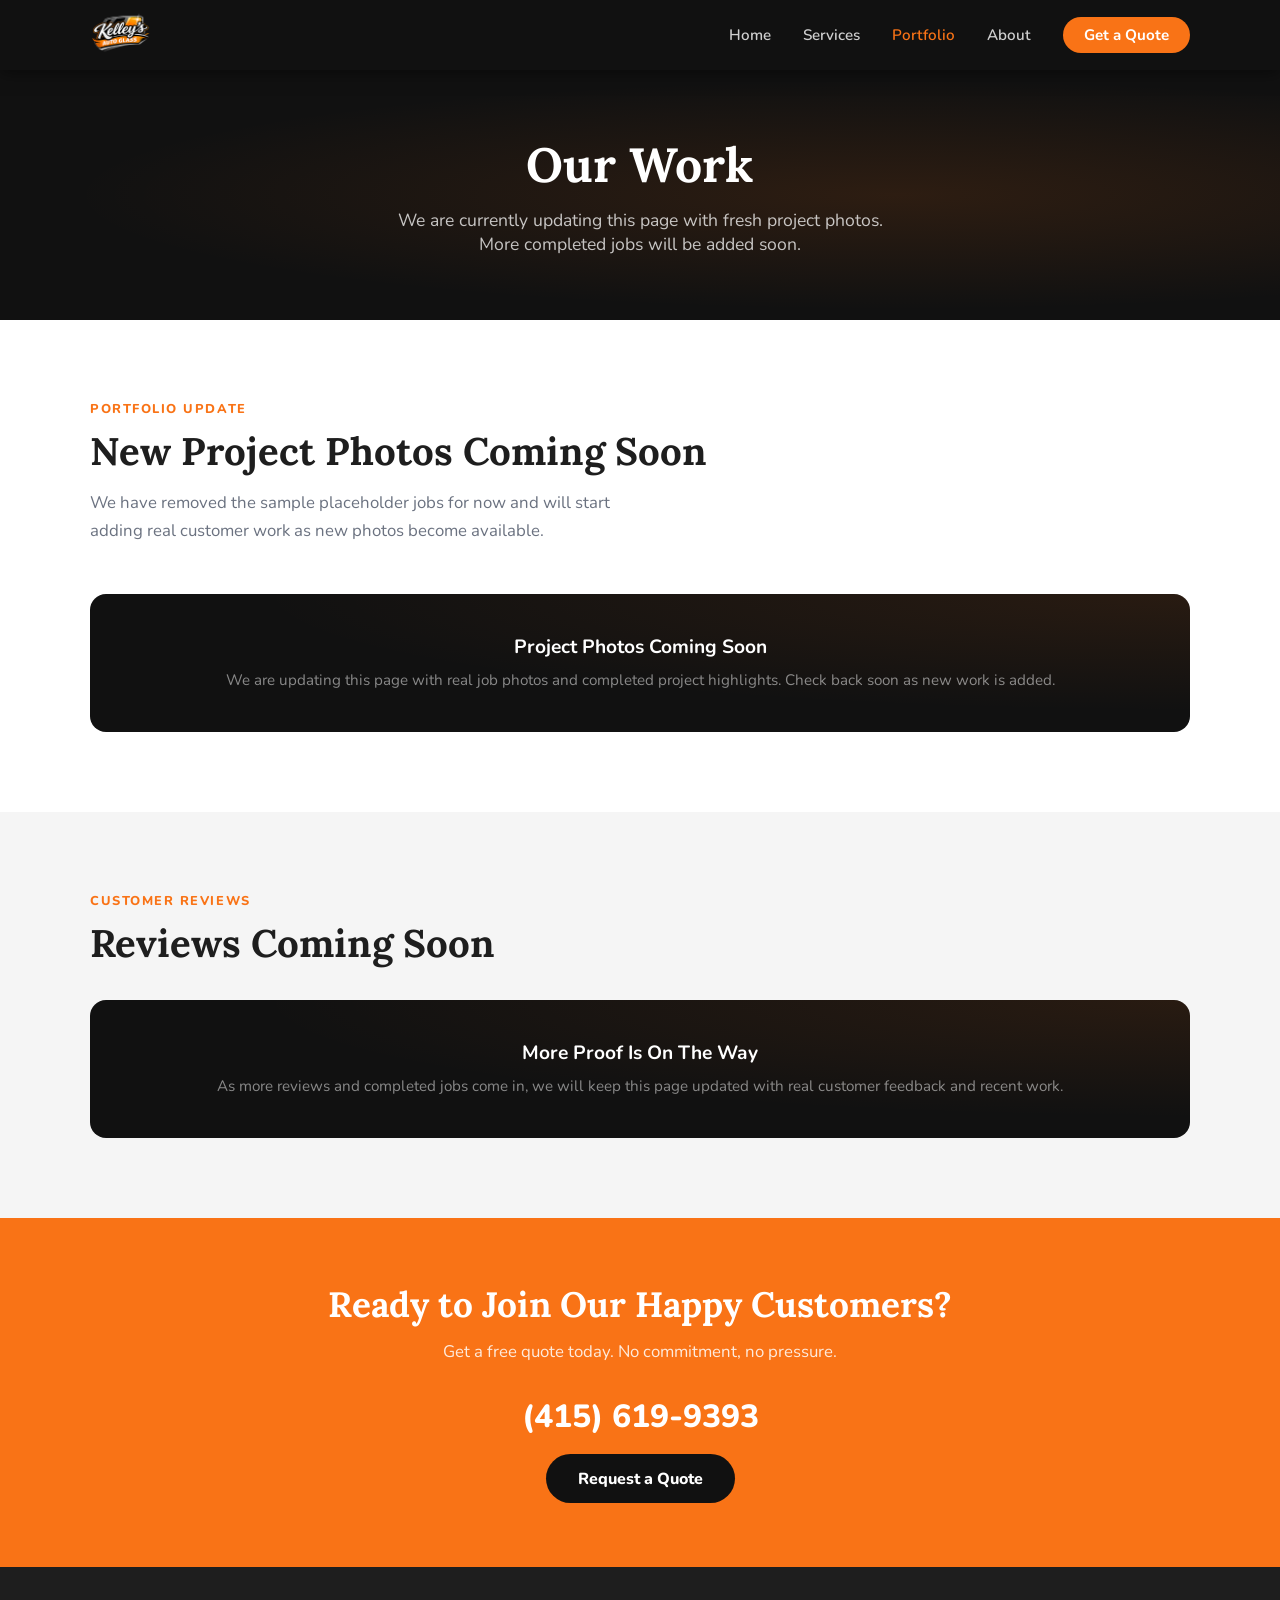
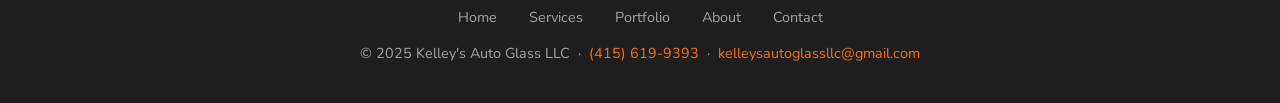
<file: portfolio.html>
<!DOCTYPE html>
<html lang="en">
<head>
  <meta charset="UTF-8" />
  <meta name="viewport" content="width=device-width, initial-scale=1.0"/>
  <link rel="icon" type="image/svg+xml" href="favicon.svg">
  <title>Portfolio | Kelley's Auto Glass</title>
  <link rel="preconnect" href="https://fonts.googleapis.com">
  <link href="https://fonts.googleapis.com/css2?family=Nunito:wght@400;600;700;800&family=Lora:ital,wght@0,400;0,600;1,400&display=swap" rel="stylesheet">
  <style>
    *, *::before, *::after { box-sizing:border-box; margin:0; padding:0; }
    :root { --orange:#f97316; --orange-dark:#ea6c0a; --orange-light:#fff7ed; --black:#111; --charcoal:#1e1e1e; --white:#fff; --gray:#f5f5f5; --text:#1e1e1e; --muted:#6b7280; }
    body { font-family:'Nunito',sans-serif; color:var(--text); background:var(--white); }
    nav { background:var(--black); position:sticky; top:0; z-index:100; padding:0 2rem; box-shadow:0 2px 16px rgba(0,0,0,.5); }
    .nav-inner { max-width:1100px; margin:0 auto; display:flex; align-items:center; justify-content:space-between; height:70px; }
    .nav-logo { height:62px; width:auto; display:block; }
    .nav-links { display:flex; gap:2rem; list-style:none; }
    .nav-links a { text-decoration:none; color:rgba(255,255,255,.8); font-weight:600; font-size:.95rem; transition:color .2s; }
    .nav-links a:hover,.nav-links a.active { color:var(--orange); }
    .nav-cta { background:var(--orange)!important; color:var(--white)!important; padding:.5rem 1.3rem; border-radius:50px; font-weight:700!important; }
    .nav-cta:hover { background:var(--orange-dark)!important; }

    .nav-toggle { display:none; background:none; border:0; cursor:pointer; padding:.4rem; margin-left:1rem; }
    .nav-toggle-bar { display:block; width:24px; height:2px; background:var(--white); margin:5px 0; border-radius:2px; transition:transform .2s, opacity .2s; }
    .page-hero { background:var(--black); color:white; padding:4rem 2rem; text-align:center; position:relative; overflow:hidden; }
    .page-hero::before { content:''; position:absolute; inset:0; background:radial-gradient(ellipse at 70% 50%,rgba(249,115,22,.12) 0%,transparent 65%); pointer-events:none; }
    .page-hero h1 { font-family:'Lora',serif; font-size:clamp(2rem,4vw,3rem); margin-bottom:.8rem; position:relative; }
    .page-hero p { color:rgba(255,255,255,.75); font-size:1.1rem; max-width:520px; margin:0 auto; position:relative; }
    section { padding:5rem 2rem; }
    .section-inner { max-width:1100px; margin:0 auto; }
    .section-label { font-size:.8rem; font-weight:800; letter-spacing:.12em; text-transform:uppercase; color:var(--orange); margin-bottom:.5rem; }
    .section-title { font-family:'Lora',serif; font-size:clamp(1.8rem,3.5vw,2.4rem); color:var(--text); margin-bottom:.8rem; }
    .section-sub { color:var(--muted); font-size:1.05rem; line-height:1.7; max-width:540px; }
    .btn-primary { background:var(--orange); color:var(--white); padding:.85rem 2rem; border-radius:50px; font-weight:800; font-size:1rem; text-decoration:none; display:inline-block; transition:background .2s; }
    .btn-primary:hover { background:var(--orange-dark); }
    .btn-dark { background:var(--black); color:var(--white); padding:.85rem 2rem; border-radius:50px; font-weight:800; font-size:1rem; text-decoration:none; display:inline-block; }

    .portfolio-grid { display:grid; grid-template-columns:repeat(auto-fill,minmax(300px,1fr)); gap:1.5rem; margin-top:3rem; }
    .portfolio-card { border-radius:16px; overflow:hidden; box-shadow:0 2px 16px rgba(0,0,0,.08); transition:transform .2s,box-shadow .2s; background:var(--white); }
    .portfolio-card:hover { transform:translateY(-4px); box-shadow:0 10px 32px rgba(0,0,0,.12); }

    /* ─────────────────────────────────────────────────────────
       JOB PHOTO PLACEHOLDERS
       Each card's .portfolio-img loads from the images/ folder.
       To update a card: drop your photo into images/ and update
       the background-image path below.

       Recommended naming:
         images/job-01.jpg  (Honda Accord windshield)
         images/job-02.jpg  (Toyota Camry chip)
         images/job-03.jpg  (Ford F-150 door glass)
         images/job-04.jpg  (Chevrolet Silverado mobile)
         images/job-05.jpg  (Tesla Model 3)
         images/job-06.jpg  (BMW 3 Series rear)

       Best results: landscape 800x500px, well-lit, close-up
       of the glass work or the vehicle with work visible.
    ───────────────────────────────────────────────────────── */
    .portfolio-img {
      width:100%;
      height:210px;
      background-color:var(--black);
      background-size:cover;
      background-position:center;
      background-repeat:no-repeat;
      position:relative;
    }
    .portfolio-img::after {
      content:'';
      position:absolute;
      inset:0;
      background:linear-gradient(to top, rgba(0,0,0,.45) 0%, transparent 60%);
    }
    /* Individual job photos */
    .job-01 { background-image:url('images/job-01.jpg'); }
    .job-02 { background-image:url('images/job-02.jpg'); }
    .job-03 { background-image:url('images/job-03.jpg'); }
    .job-04 { background-image:url('images/job-04.jpg'); }
    .job-05 { background-image:url('images/job-05.jpg'); }
    .job-06 { background-image:url('images/job-06.jpg'); }

    .portfolio-info { padding:1.2rem 1.5rem; }
    .portfolio-info h3 { font-weight:800; color:var(--text); margin-bottom:.3rem; }
    .portfolio-info p { font-size:.9rem; color:var(--muted); line-height:1.5; }
    .ptag { display:inline-block; background:var(--orange-light); color:var(--orange-dark); border-radius:50px; padding:.2rem .7rem; font-size:.78rem; font-weight:700; margin-top:.5rem; }

    .reviews-bg { background:var(--gray); }
    .reviews-grid { display:grid; grid-template-columns:repeat(auto-fit,minmax(280px,1fr)); gap:1.5rem; margin-top:2.5rem; }
    .review-card { background:var(--white); border-radius:16px; padding:1.8rem; box-shadow:0 2px 12px rgba(0,0,0,.05); border-top:3px solid var(--orange); }
    .stars { color:var(--orange); font-size:1rem; letter-spacing:.1em; margin-bottom:.8rem; font-weight:700; }
    .review-text { font-size:.95rem; color:var(--text); line-height:1.7; font-style:italic; margin-bottom:1rem; font-family:'Lora',serif; }
    .reviewer { font-weight:800; font-size:.9rem; color:var(--text); }
    .review-type { font-size:.8rem; color:var(--muted); }

    /* ─────────────────────────────────────────────────────────
       REVIEWS PLACEHOLDER NOTICE
       Delete this block once real customer reviews are added.
    ───────────────────────────────────────────────────────── */
    .reviews-placeholder { background:var(--black); border-radius:16px; padding:2.5rem; text-align:center; position:relative; overflow:hidden; }
    .reviews-placeholder::before { content:''; position:absolute; inset:0; background:radial-gradient(ellipse at top right,rgba(249,115,22,.1) 0%,transparent 60%); }
    .reviews-placeholder h3 { color:var(--white); font-size:1.2rem; margin-bottom:.5rem; position:relative; }
    .reviews-placeholder p { color:rgba(255,255,255,.5); font-size:.95rem; line-height:1.6; position:relative; }

    .cta-banner { background:var(--orange); color:white; text-align:center; padding:4rem 2rem; }
    .cta-banner h2 { font-family:'Lora',serif; font-size:2.2rem; margin-bottom:.8rem; }
    .cta-banner p { color:rgba(255,255,255,.85); margin-bottom:2rem; font-size:1.05rem; }
    .cta-phone { font-size:2rem; font-weight:800; color:var(--white); text-decoration:none; display:block; margin-bottom:1rem; }
    footer { background:var(--charcoal); color:rgba(255,255,255,.6); text-align:center; padding:2.5rem 2rem; font-size:.9rem; }
    .footer-links { display:flex; justify-content:center; gap:2rem; margin-bottom:1rem; flex-wrap:wrap; }
    .footer-links a { color:rgba(255,255,255,.6); text-decoration:none; transition:color .2s; }
    .footer-links a:hover { color:var(--orange); }
    footer a { color:var(--orange); text-decoration:none; }
    @media (max-width:768px) {
      nav { padding:0 1rem; }
      .nav-inner { height:78px; }
      .nav-logo { height:58px; }
      .nav-toggle { display:block; }
      .nav-links {
        display:none;
        position:absolute;
        top:100%;
        left:1rem;
        right:1rem;
        background:var(--black);
        border:1px solid rgba(255,255,255,.08);
        border-radius:16px;
        padding:1rem;
        flex-direction:column;
        gap:.3rem;
        box-shadow:0 16px 36px rgba(0,0,0,.35);
      }
      .nav-links.open { display:flex; }
      .nav-links li { width:100%; }
      .nav-links a { display:block; padding:.85rem 1rem; border-radius:12px; }
      .nav-links a:hover, .nav-links a.active { background:rgba(255,255,255,.06); }
      .nav-cta { text-align:center; margin-top:.35rem; }
    }
  </style>
  <link rel="stylesheet" href="assets/shared.css">
</head>
<body data-page="portfolio.html">

<div id="site-header"></div>



<div class="page-hero">
  <h1>Our Work</h1>
  <p>We are currently updating this page with fresh project photos. More completed jobs will be added soon.</p>
</div>

<section>
  <div class="section-inner">
    <div class="section-label">Portfolio Update</div>
    <h2 class="section-title">New Project Photos Coming Soon</h2>
    <p class="section-sub">We have removed the sample placeholder jobs for now and will start adding real customer work as new photos become available.</p>

    <!--
      PORTFOLIO CARDS
      Each card uses a CSS class (job-01 through job-06) to load its photo.
      Drop your images into the images/ folder with matching filenames,
      and they will appear automatically. No other code changes needed.
    -->
    <div class="reviews-placeholder" style="margin-top:3rem;">
      <h3>Project Photos Coming Soon</h3>
      <p>We are updating this page with real job photos and completed project highlights. Check back soon as new work is added.</p>
    </div>
  </div>
</section>

<section class="reviews-bg">
  <div class="section-inner">
    <div class="section-label">Customer Reviews</div>
    <h2 class="section-title">Reviews Coming Soon</h2>
    <div class="reviews-placeholder" style="margin-top:2rem;">
      <h3>More Proof Is On The Way</h3>
      <p>As more reviews and completed jobs come in, we will keep this page updated with real customer feedback and recent work.</p>
    </div>
  </div>
</section>

<div class="cta-banner">
  <h2>Ready to Join Our Happy Customers?</h2>
  <p>Get a free quote today. No commitment, no pressure.</p>
  <a href="tel:4156199393" class="cta-phone">(415) 619-9393</a>
  <a href="contact.html" class="btn-dark">Request a Quote</a>
</div>

<div id="site-footer"></div>

<script src="assets/layout.js" defer></script>

</body>
</html>
</file>
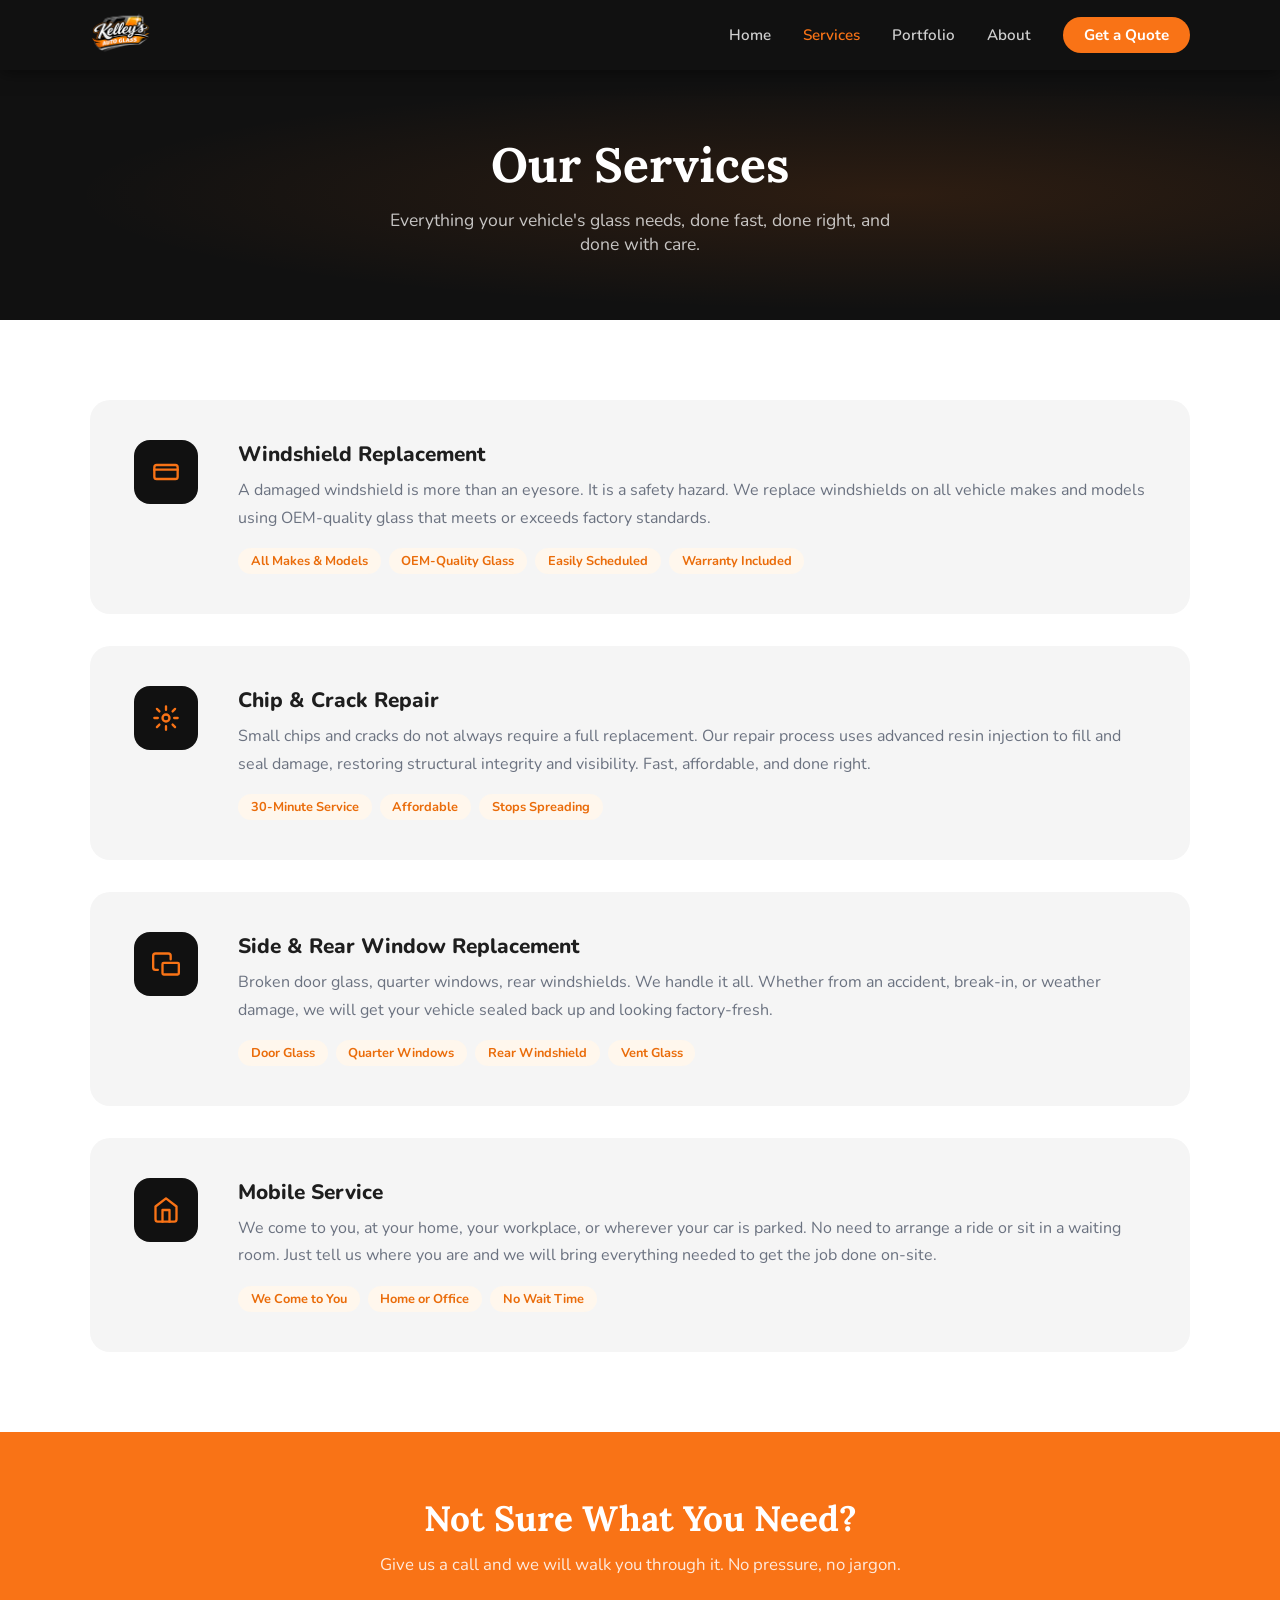
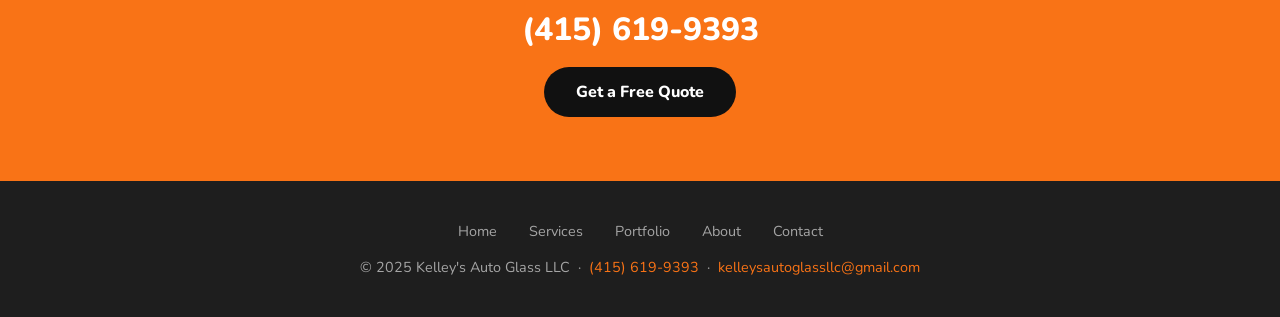
<file: services.html>
<!DOCTYPE html>
<html lang="en">
<head>
  <meta charset="UTF-8" />
  <meta name="viewport" content="width=device-width, initial-scale=1.0"/>
  <link rel="icon" type="image/svg+xml" href="favicon.svg">
  <title>Services | Kelley's Auto Glass</title>
  <link rel="preconnect" href="https://fonts.googleapis.com">
  <link href="https://fonts.googleapis.com/css2?family=Nunito:wght@400;600;700;800&family=Lora:ital,wght@0,400;0,600;1,400&display=swap" rel="stylesheet">
  <style>
    *, *::before, *::after { box-sizing:border-box; margin:0; padding:0; }
    :root { --orange:#f97316; --orange-dark:#ea6c0a; --orange-light:#fff7ed; --black:#111; --charcoal:#1e1e1e; --white:#fff; --gray:#f5f5f5; --text:#1e1e1e; --muted:#6b7280; }
    body { font-family:'Nunito',sans-serif; color:var(--text); background:var(--white); }
    nav { background:var(--black); position:sticky; top:0; z-index:100; padding:0 2rem; box-shadow:0 2px 16px rgba(0,0,0,.5); }
    .nav-inner { max-width:1100px; margin:0 auto; display:flex; align-items:center; justify-content:space-between; height:70px; }
    .nav-logo { height:62px; width:auto; display:block; }
    .nav-links { display:flex; gap:2rem; list-style:none; }
    .nav-links a { text-decoration:none; color:rgba(255,255,255,.8); font-weight:600; font-size:.95rem; transition:color .2s; }
    .nav-links a:hover,.nav-links a.active { color:var(--orange); }
    .nav-cta { background:var(--orange)!important; color:var(--white)!important; padding:.5rem 1.3rem; border-radius:50px; font-weight:700!important; }
    .nav-cta:hover { background:var(--orange-dark)!important; }

    .nav-toggle { display:none; background:none; border:0; cursor:pointer; padding:.4rem; margin-left:1rem; }
    .nav-toggle-bar { display:block; width:24px; height:2px; background:var(--white); margin:5px 0; border-radius:2px; transition:transform .2s, opacity .2s; }
    .page-hero { background:var(--black); color:white; padding:4rem 2rem; text-align:center; position:relative; overflow:hidden; }
    .page-hero::before { content:''; position:absolute; inset:0; background:radial-gradient(ellipse at 70% 50%,rgba(249,115,22,.12) 0%,transparent 65%); pointer-events:none; }
    .page-hero h1 { font-family:'Lora',serif; font-size:clamp(2rem,4vw,3rem); margin-bottom:.8rem; position:relative; }
    .page-hero p { color:rgba(255,255,255,.75); font-size:1.1rem; max-width:520px; margin:0 auto; position:relative; }
    section { padding:5rem 2rem; }
    .section-inner { max-width:1100px; margin:0 auto; }
    .btn-primary { background:var(--orange); color:var(--white); padding:.85rem 2rem; border-radius:50px; font-weight:800; font-size:1rem; text-decoration:none; display:inline-block; transition:background .2s; }
    .btn-primary:hover { background:var(--orange-dark); }
    .btn-dark { background:var(--black); color:var(--white); padding:.85rem 2rem; border-radius:50px; font-weight:800; font-size:1rem; text-decoration:none; display:inline-block; }
    .services-full { display:flex; flex-direction:column; gap:2rem; }
    .service-row { display:grid; grid-template-columns:72px 1fr; gap:2rem; background:var(--gray); border-radius:20px; padding:2.5rem; align-items:start; transition:box-shadow .2s; border-left:4px solid transparent; }
    .service-row:hover { box-shadow:0 6px 28px rgba(0,0,0,.08); border-left-color:var(--orange); }
    .svc-row-icon { width:64px; height:64px; background:var(--black); border-radius:16px; display:flex; align-items:center; justify-content:center; flex-shrink:0; }
    .svc-row-icon svg { width:28px; height:28px; stroke:var(--orange); fill:none; stroke-width:2; stroke-linecap:round; stroke-linejoin:round; }
    .service-row h3 { font-size:1.3rem; font-weight:800; color:var(--text); margin-bottom:.6rem; }
    .service-row p { color:var(--muted); line-height:1.7; margin-bottom:1rem; }
    .service-tags { display:flex; gap:.5rem; flex-wrap:wrap; }
    .tag { background:var(--orange-light); color:var(--orange-dark); border-radius:50px; padding:.25rem .8rem; font-size:.8rem; font-weight:700; }
    .cta-banner { background:var(--orange); color:white; text-align:center; padding:4rem 2rem; }
    .cta-banner h2 { font-family:'Lora',serif; font-size:2.2rem; margin-bottom:.8rem; }
    .cta-banner p { color:rgba(255,255,255,.85); margin-bottom:2rem; font-size:1.05rem; }
    .cta-phone { font-size:2rem; font-weight:800; color:var(--white); text-decoration:none; display:block; margin-bottom:1rem; }
    footer { background:var(--charcoal); color:rgba(255,255,255,.6); text-align:center; padding:2.5rem 2rem; font-size:.9rem; }
    .footer-links { display:flex; justify-content:center; gap:2rem; margin-bottom:1rem; flex-wrap:wrap; }
    .footer-links a { color:rgba(255,255,255,.6); text-decoration:none; transition:color .2s; }
    .footer-links a:hover { color:var(--orange); }
    footer a { color:var(--orange); text-decoration:none; }
    @media (max-width:768px) { .nav-links { display:none; } .service-row { grid-template-columns:1fr; } }
  </style>
  <link rel="stylesheet" href="assets/shared.css">
</head>
<body data-page="services.html">

<div id="site-header"></div>



<div class="page-hero">
  <h1>Our Services</h1>
  <p>Everything your vehicle's glass needs, done fast, done right, and done with care.</p>
</div>

<section>
  <div class="section-inner">
    <div class="services-full">

      <div class="service-row">
        <div class="svc-row-icon"><svg viewBox="0 0 24 24"><rect x="2" y="6" width="20" height="12" rx="2"/><path d="M2 10h20"/></svg></div>
        <div>
          <h3>Windshield Replacement</h3>
          <p>A damaged windshield is more than an eyesore. It is a safety hazard. We replace windshields on all vehicle makes and models using OEM-quality glass that meets or exceeds factory standards.</p>
          <div class="service-tags"><span class="tag">All Makes &amp; Models</span><span class="tag">OEM-Quality Glass</span><span class="tag">Easily Scheduled</span><span class="tag">Warranty Included</span></div>
        </div>
      </div>

      <div class="service-row">
        <div class="svc-row-icon"><svg viewBox="0 0 24 24"><circle cx="12" cy="12" r="3"/><path d="M12 2v3M12 19v3M4.22 4.22l2.12 2.12M17.66 17.66l2.12 2.12M2 12h3M19 12h3M4.22 19.78l2.12-2.12M17.66 6.34l2.12-2.12"/></svg></div>
        <div>
          <h3>Chip &amp; Crack Repair</h3>
          <p>Small chips and cracks do not always require a full replacement. Our repair process uses advanced resin injection to fill and seal damage, restoring structural integrity and visibility. Fast, affordable, and done right.</p>
          <div class="service-tags"><span class="tag">30-Minute Service</span><span class="tag">Affordable</span><span class="tag">Stops Spreading</span></div>
        </div>
      </div>

      <div class="service-row">
        <div class="svc-row-icon"><svg viewBox="0 0 24 24"><path d="M5 17H3a2 2 0 0 1-2-2V5a2 2 0 0 1 2-2h11a2 2 0 0 1 2 2v3"/><rect x="9" y="11" width="14" height="10" rx="1"/></svg></div>
        <div>
          <h3>Side &amp; Rear Window Replacement</h3>
          <p>Broken door glass, quarter windows, rear windshields. We handle it all. Whether from an accident, break-in, or weather damage, we will get your vehicle sealed back up and looking factory-fresh.</p>
          <div class="service-tags"><span class="tag">Door Glass</span><span class="tag">Quarter Windows</span><span class="tag">Rear Windshield</span><span class="tag">Vent Glass</span></div>
        </div>
      </div>

      <div class="service-row">
        <div class="svc-row-icon"><svg viewBox="0 0 24 24"><path d="M3 9l9-7 9 7v11a2 2 0 0 1-2 2H5a2 2 0 0 1-2-2z"/><polyline points="9 22 9 12 15 12 15 22"/></svg></div>
        <div>
          <h3>Mobile Service</h3>
          <p>We come to you, at your home, your workplace, or wherever your car is parked. No need to arrange a ride or sit in a waiting room. Just tell us where you are and we will bring everything needed to get the job done on-site.</p>
          <div class="service-tags"><span class="tag">We Come to You</span><span class="tag">Home or Office</span><span class="tag">No Wait Time</span></div>
        </div>
      </div>

    </div>
  </div>
</section>

<div class="cta-banner">
  <h2>Not Sure What You Need?</h2>
  <p>Give us a call and we will walk you through it. No pressure, no jargon.</p>
  <a href="tel:4156199393" class="cta-phone">(415) 619-9393</a>
  <a href="contact.html" class="btn-dark">Get a Free Quote</a>
</div>

<div id="site-footer"></div>

<script src="assets/layout.js" defer></script>

</body>
</html>
</file>
<file: assets/shared.css>
/* Shared layout enhancements: reusable header/footer + mobile nav */
.nav-inner { position: relative; }
.nav-toggle {
  display: none;
  background: none;
  border: 0;
  cursor: pointer;
  padding: .4rem;
  margin-left: 1rem;
}
.nav-toggle-bar {
  display: block;
  width: 24px;
  height: 2px;
  background: var(--white);
  margin: 5px 0;
  border-radius: 2px;
  transition: transform .2s, opacity .2s;
}

@media (max-width:768px) {
  .nav-toggle { display: block; }
  .nav-links {
    display: none;
    position: absolute;
    top: calc(100% + 0px);
    left: 0;
    right: 0;
    flex-direction: column;
    gap: 0;
    background: var(--black);
    box-shadow: 0 14px 30px rgba(0,0,0,.3);
    border-top: 1px solid rgba(255,255,255,.08);
    z-index: 150;
  }
  .nav-links.open { display: flex !important; }
  .nav-links li { width: 100%; }
  .nav-links a {
    display: block;
    width: 100%;
    padding: 1rem 2rem;
    border-top: 1px solid rgba(255,255,255,.06);
  }
  .nav-links .nav-cta {
    margin: 1rem 2rem 1.25rem;
    display: inline-block;
    width: auto;
    text-align: center;
  }
}
</file>
